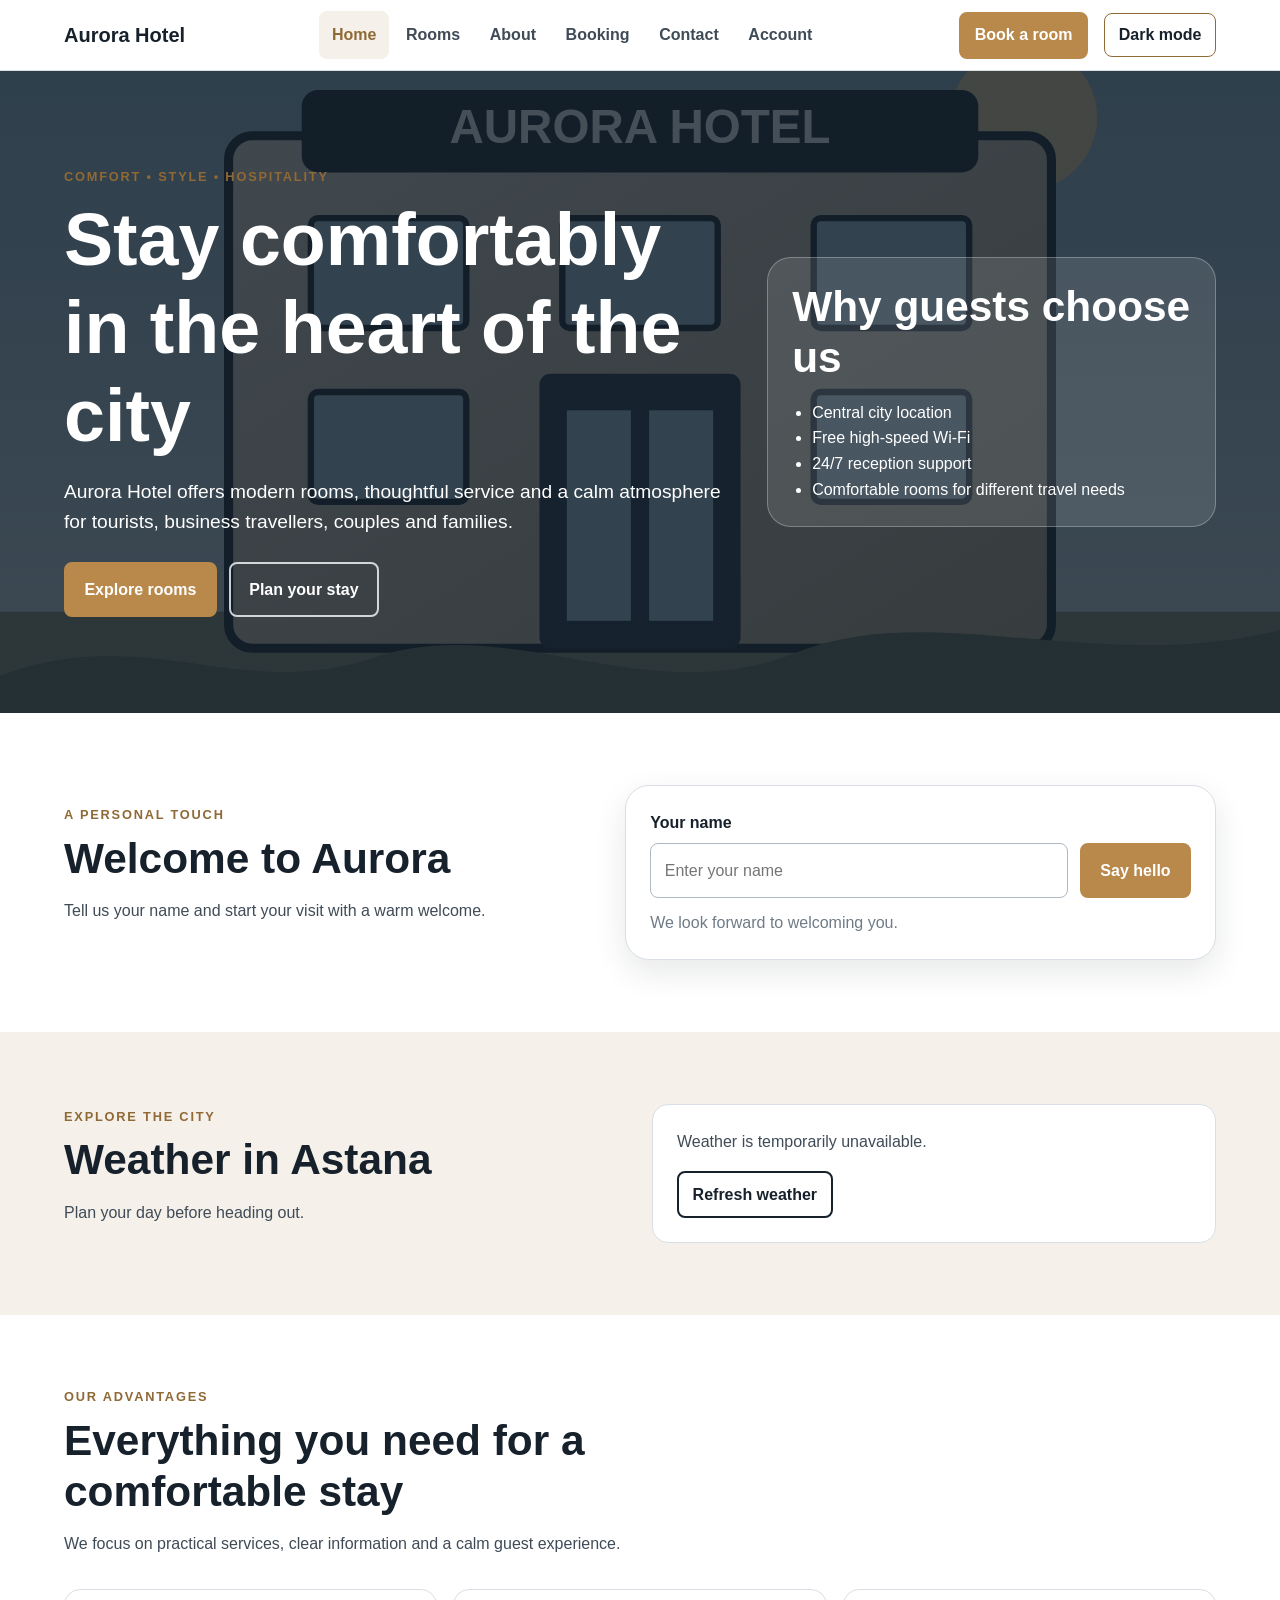
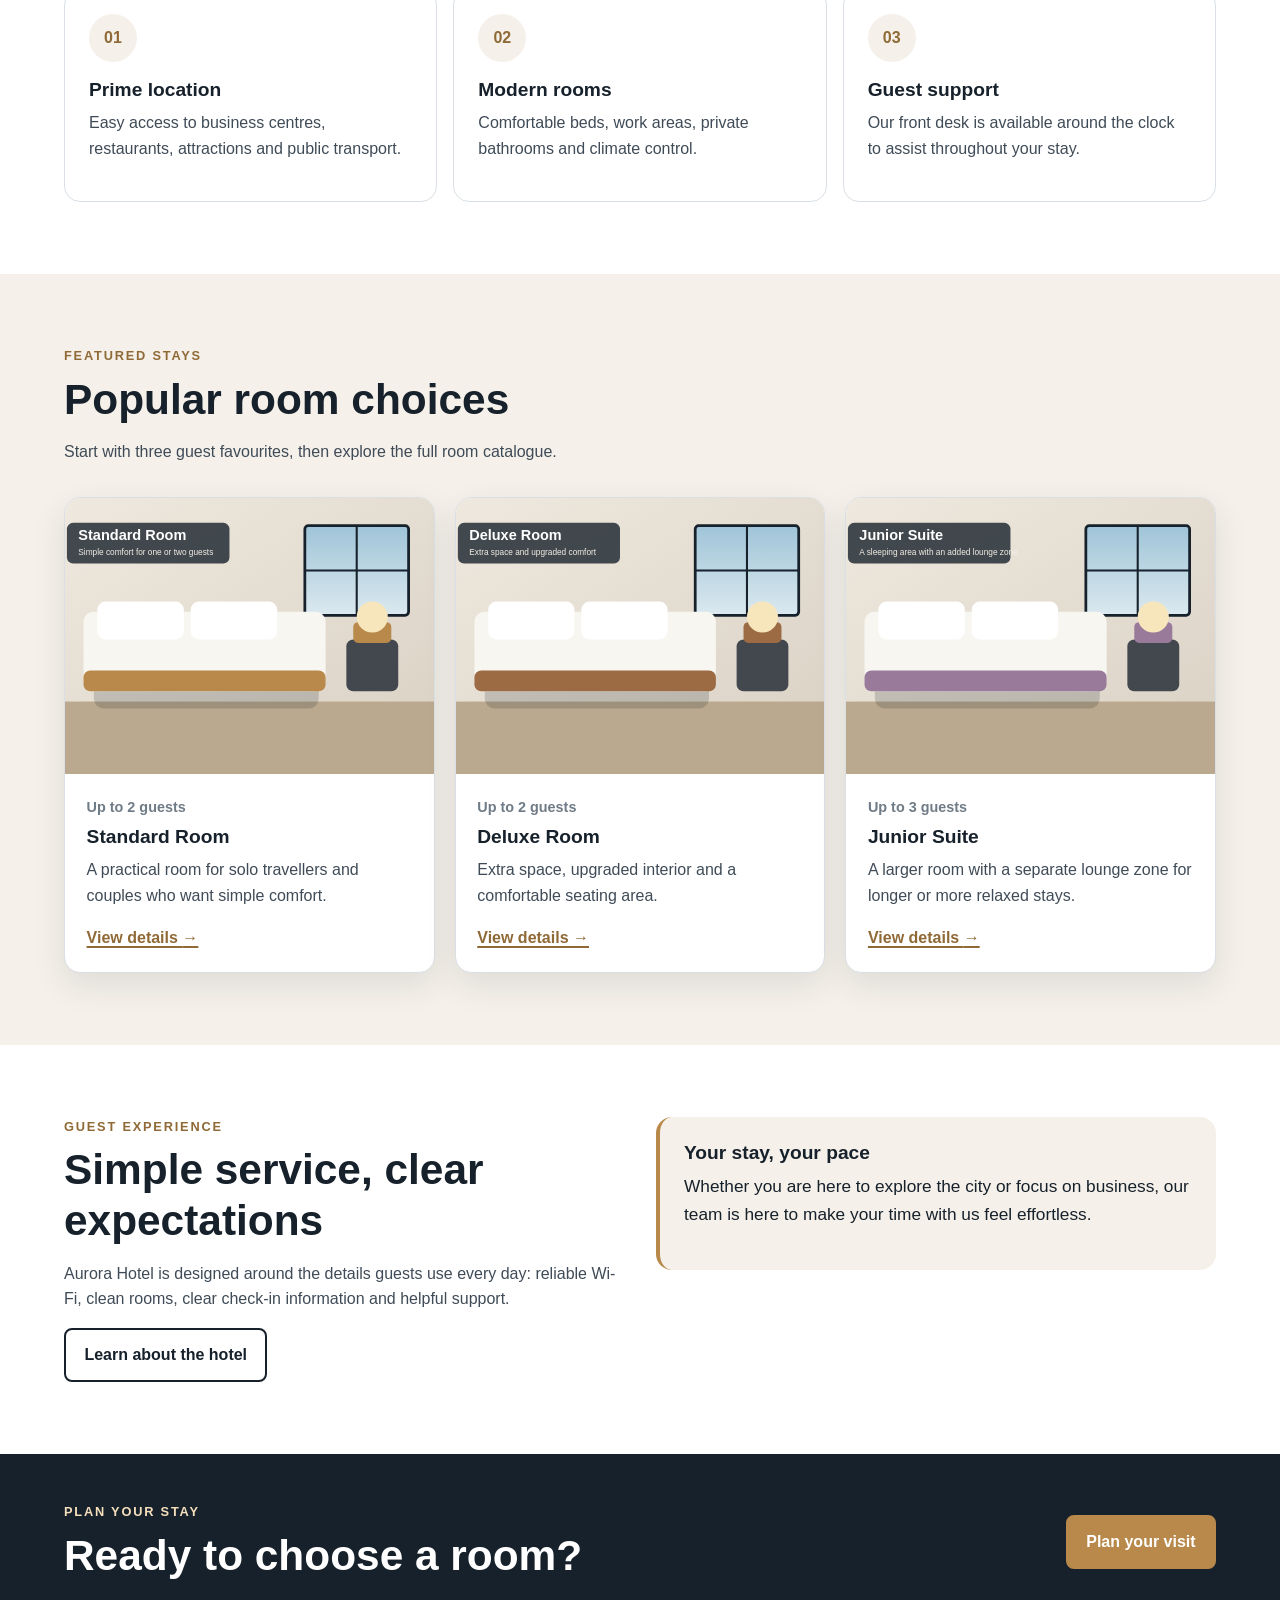
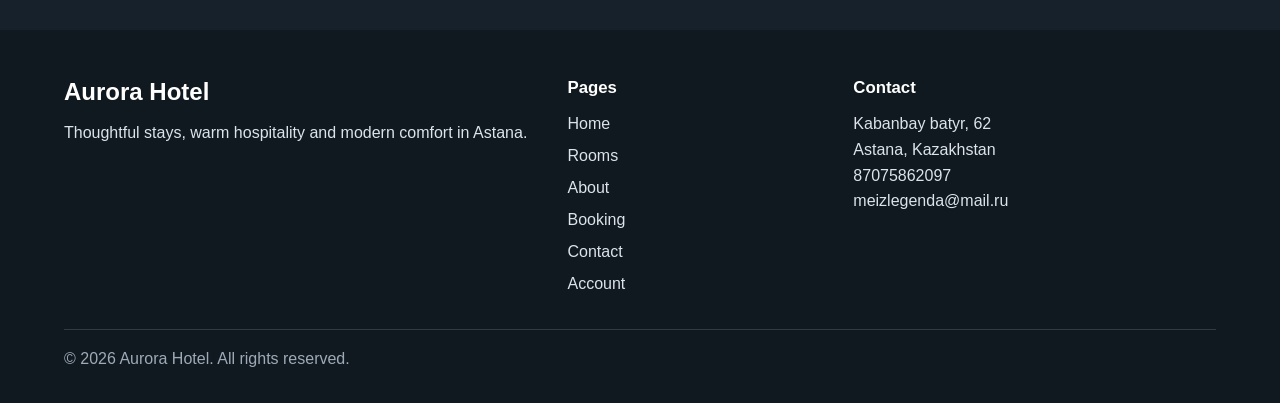
<file: index.html>
<!DOCTYPE html>

<html lang="en">
<head>
<meta charset="utf-8"/>
<meta content="width=device-width, initial-scale=1.0" name="viewport"/>
<meta content="Discover thoughtful hospitality, comfortable rooms and welcoming spaces at Aurora Hotel in Astana." name="description"/>
<title>Aurora Hotel | Home</title>
<link href="css/style.css" rel="stylesheet"/>
<link href="css/responsive.css" rel="stylesheet"/>
<link href="css/interactions.css" rel="stylesheet"/>
<script defer="" src="vendor/jquery/jquery.min.js"></script>
<script defer="" src="js/script.js"></script>
<script defer="" src="js/account.js"></script><script defer="" src="js/weather.js"></script></head>
<body>
<a class="skip-link" href="#main-content">Skip to main content</a>
<header class="site-header">
<div class="container nav-wrapper">
<a aria-label="Aurora Hotel home" class="logo" href="index.html">Aurora Hotel</a>
<button aria-controls="primaryNav" aria-expanded="false" class="menu-toggle" id="menuToggle" type="button">Menu</button>
<nav aria-label="Main navigation" class="main-nav" id="primaryNav">
<ul class="nav-list">
<li><a aria-current="page" class="nav-link" href="index.html">Home</a></li><li><a class="nav-link" href="rooms.html">Rooms</a></li><li><a class="nav-link" href="about.html">About</a></li><li><a class="nav-link" href="booking.html">Booking</a></li>
<li><a class="nav-link" href="contact.html">Contact</a></li><li><a class="nav-link account-link" href="login.html">Account</a></li></ul>
</nav>
<a class="button button-small header-cta" href="booking.html">Book a room</a>
<button aria-pressed="false" class="theme-switch" id="themeBtn" type="button">Dark mode</button>
</div>
</header>
<main id="main-content">
<section class="hero">
<div class="container hero-layout">
<div class="hero-copy">
<p class="eyebrow">Comfort • Style • Hospitality</p>
<h1>Stay comfortably in the heart of the city</h1>
<p class="lead">
                    Aurora Hotel offers modern rooms, thoughtful service and a calm atmosphere
                    for tourists, business travellers, couples and families.
                </p>
<div class="action-row">
<a class="button" href="rooms.html">Explore rooms</a>
<a class="button button-ghost" href="booking.html">Plan your stay</a>
</div>
</div>
<aside aria-labelledby="hero-highlights" class="hero-panel">
<h2 id="hero-highlights">Why guests choose us</h2>
<ul class="check-list">
<li>Central city location</li>
<li>Free high-speed Wi-Fi</li>
<li>24/7 reception support</li>
<li>Comfortable rooms for different travel needs</li>
</ul>
</aside>
</div>
</section>
<section aria-labelledby="welcome-heading" class="section welcome-section">
<div class="container welcome-layout">
<div>
<p class="eyebrow">A personal touch</p>
<h2 id="welcome-heading">Welcome to Aurora</h2>
<p>Tell us your name and start your visit with a warm welcome.</p>
</div>
<div class="interaction-panel">
<label class="interaction-label" for="guestName">Your name</label>
<div class="interaction-inline">
<input autocomplete="given-name" id="guestName" placeholder="Enter your name" type="text"/>
<button class="button" id="welcomeBtn" type="button">Say hello</button>
</div>
<p aria-live="polite" class="interaction-message" id="welcomeMessage" role="status">We look forward to welcoming you.</p>
</div>
</div>
</section><section aria-labelledby="weather-title" class="section section-alt weather-section"><div class="container weather-layout"><div><p class="eyebrow">Explore the city</p><h2 id="weather-title">Weather in Astana</h2><p>Plan your day before heading out.</p></div><div class="weather-card"><p id="weatherStatus" role="status">Loading local weather…</p><div hidden="" id="weatherData"><div class="weather-temp" id="weatherTemp"></div><p id="weatherCondition"></p><p id="weatherWind"></p><p class="weather-source">Weather data: <a href="https://open-meteo.com/" rel="noopener" target="_blank">Open-Meteo</a></p></div><button class="button button-outline button-small" id="weatherRefresh" type="button">Refresh weather</button></div></div></section>
<section aria-labelledby="home-benefits" class="section">
<div class="container">
<div class="section-heading">
<p class="eyebrow">Our advantages</p>
<h2 id="home-benefits">Everything you need for a comfortable stay</h2>
<p>We focus on practical services, clear information and a calm guest experience.</p>
</div>
<div class="feature-flex">
<article class="feature-card">
<span aria-hidden="true" class="feature-number">01</span>
<h3>Prime location</h3>
<p>Easy access to business centres, restaurants, attractions and public transport.</p>
</article>
<article class="feature-card">
<span aria-hidden="true" class="feature-number">02</span>
<h3>Modern rooms</h3>
<p>Comfortable beds, work areas, private bathrooms and climate control.</p>
</article>
<article class="feature-card">
<span aria-hidden="true" class="feature-number">03</span>
<h3>Guest support</h3>
<p>Our front desk is available around the clock to assist throughout your stay.</p>
</article>
</div>
</div>
</section>
<section aria-labelledby="featured-rooms" class="section section-alt">
<div class="container">
<div class="section-heading">
<p class="eyebrow">Featured stays</p>
<h2 id="featured-rooms">Popular room choices</h2>
<p>Start with three guest favourites, then explore the full room catalogue.</p>
</div>
<div class="card-grid card-grid-three">
<article class="room-card">
<img alt="Illustration of a standard hotel room with a double bed" class="card-image" height="800" src="images/standard-room.svg" width="1200"/>
<div class="card-body">
<p class="card-kicker">Up to 2 guests</p>
<h3>Standard Room</h3>
<p>A practical room for solo travellers and couples who want simple comfort.</p>
<a class="text-link" href="rooms.html#standard-room">View details <span aria-hidden="true">→</span></a>
</div>
</article>
<article class="room-card">
<img alt="Illustration of a spacious deluxe hotel room" class="card-image" height="800" src="images/deluxe-room.svg" width="1200"/>
<div class="card-body">
<p class="card-kicker">Up to 2 guests</p>
<h3>Deluxe Room</h3>
<p>Extra space, upgraded interior and a comfortable seating area.</p>
<a class="text-link" href="rooms.html#deluxe-room">View details <span aria-hidden="true">→</span></a>
</div>
</article>
<article class="room-card">
<img alt="Illustration of a junior hotel suite with lounge area" class="card-image" height="800" src="images/junior-suite.svg" width="1200"/>
<div class="card-body">
<p class="card-kicker">Up to 3 guests</p>
<h3>Junior Suite</h3>
<p>A larger room with a separate lounge zone for longer or more relaxed stays.</p>
<a class="text-link" href="rooms.html#junior-suite">View details <span aria-hidden="true">→</span></a>
</div>
</article>
</div>
</div>
</section>
<section aria-labelledby="guest-experience" class="section">
<div class="container split-layout">
<div>
<p class="eyebrow">Guest experience</p>
<h2 id="guest-experience">Simple service, clear expectations</h2>
<p>
                    Aurora Hotel is designed around the details guests use every day:
                    reliable Wi-Fi, clean rooms, clear check-in information and helpful support.
                </p>
<a class="button button-outline" href="about.html">Learn about the hotel</a>
</div>
<aside aria-label="Our promise to you" class="testimonial">
<h3>Your stay, your pace</h3>
<p>Whether you are here to explore the city or focus on business, our team is here to make your time with us feel effortless.</p>
</aside>
</div>
</section>
<section aria-labelledby="home-cta" class="cta-section">
<div class="container cta-flex">
<div>
<p class="eyebrow eyebrow-light">Plan your stay</p>
<h2 id="home-cta">Ready to choose a room?</h2>
</div>
<a class="button" href="booking.html">Plan your visit</a>
</div>
</section>
</main>
<footer class="site-footer">
<div class="container footer-grid">
<section aria-labelledby="footer-brand" class="footer-about">
<h2 class="footer-logo" id="footer-brand">Aurora Hotel</h2>
<p>Thoughtful stays, warm hospitality and modern comfort in Astana.</p>
</section>
<nav aria-label="Footer navigation" class="footer-nav">
<h2 class="footer-heading">Pages</h2>
<ul class="footer-links">
<li><a href="index.html">Home</a></li>
<li><a href="rooms.html">Rooms</a></li>
<li><a href="about.html">About</a></li>
<li><a href="booking.html">Booking</a></li>
<li><a href="contact.html">Contact</a></li><li><a class="account-link" href="login.html">Account</a></li></ul>
</nav>
<section aria-labelledby="footer-contact">
<h2 class="footer-heading" id="footer-contact">Contact</h2>
<address>Kabanbay batyr, 62<br/>Astana, Kazakhstan<br/><a href="tel:+77075862097">87075862097</a><br/><a href="mailto:meizlegenda@mail.ru">meizlegenda@mail.ru</a></address>
</section>
</div>
<div class="container footer-bottom">
<p>© 2026 Aurora Hotel. All rights reserved.</p>
</div>
</footer>
</body>
</html>
</file>
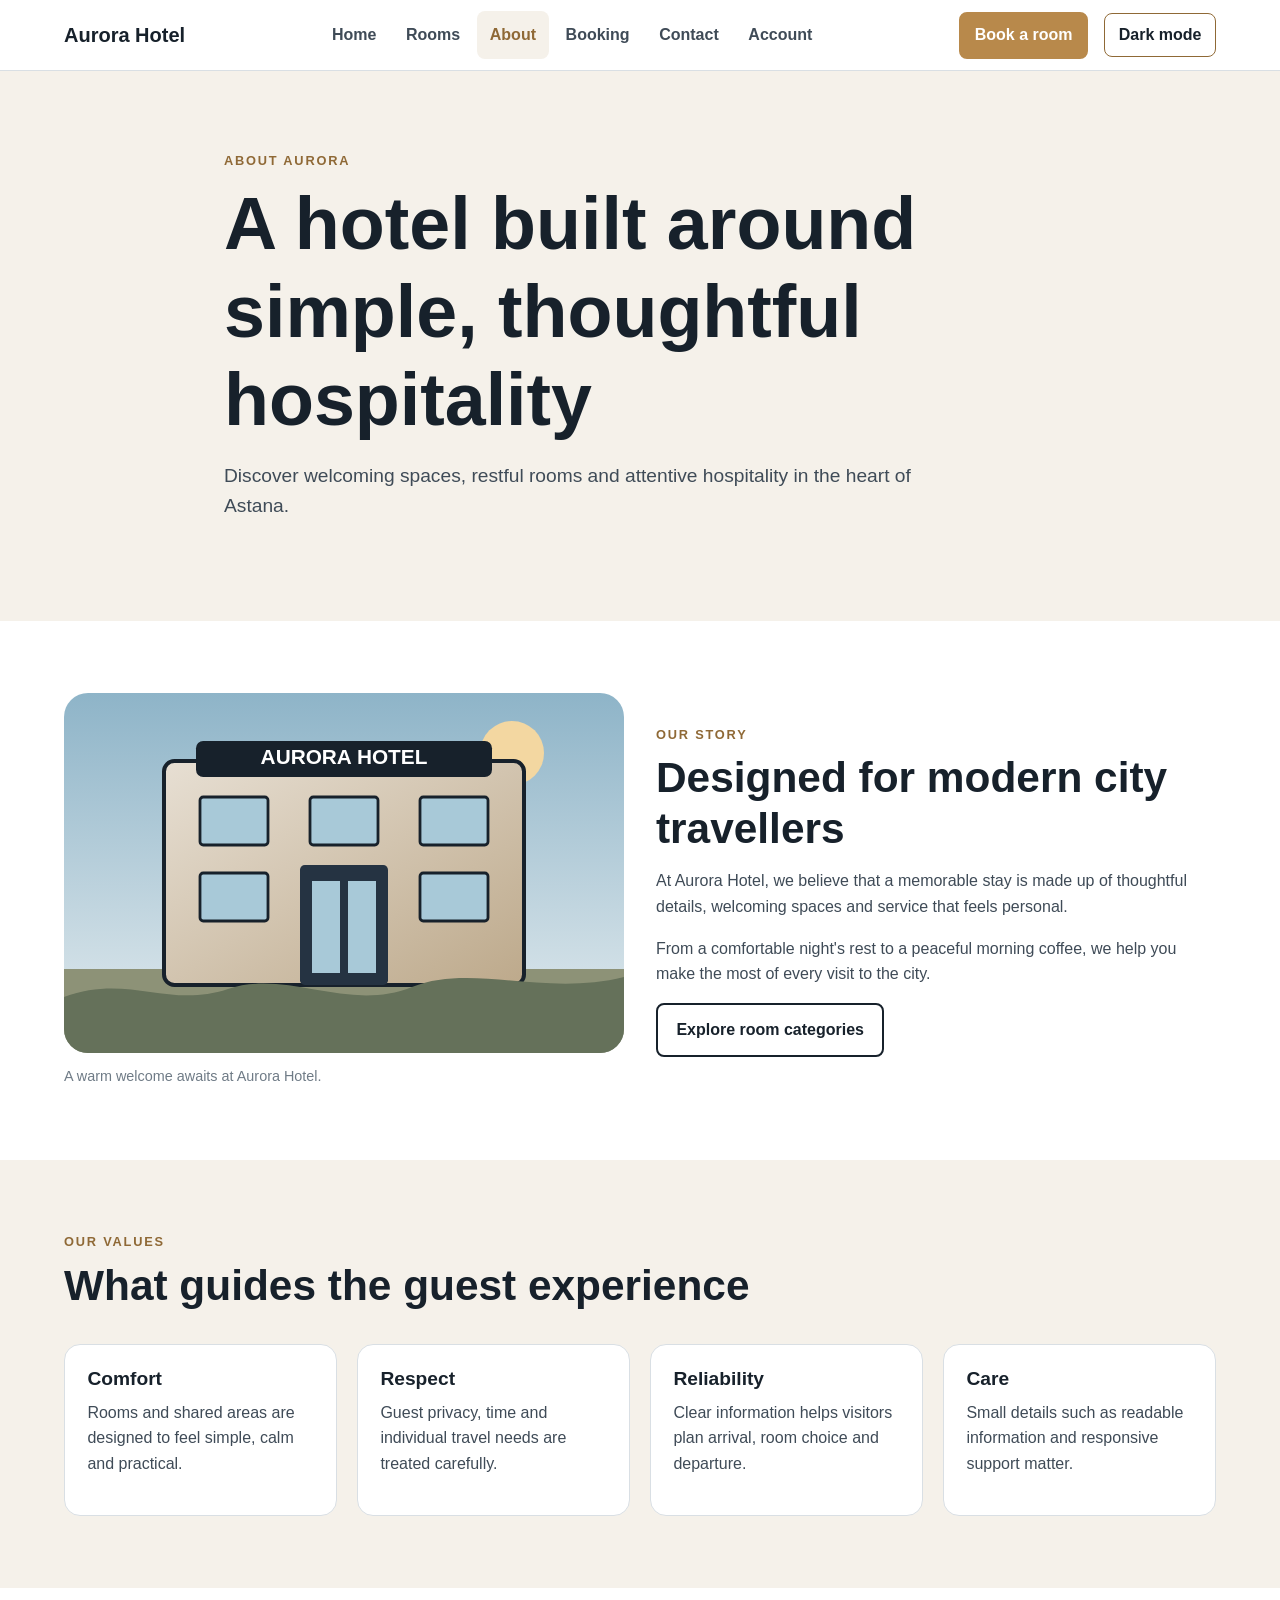
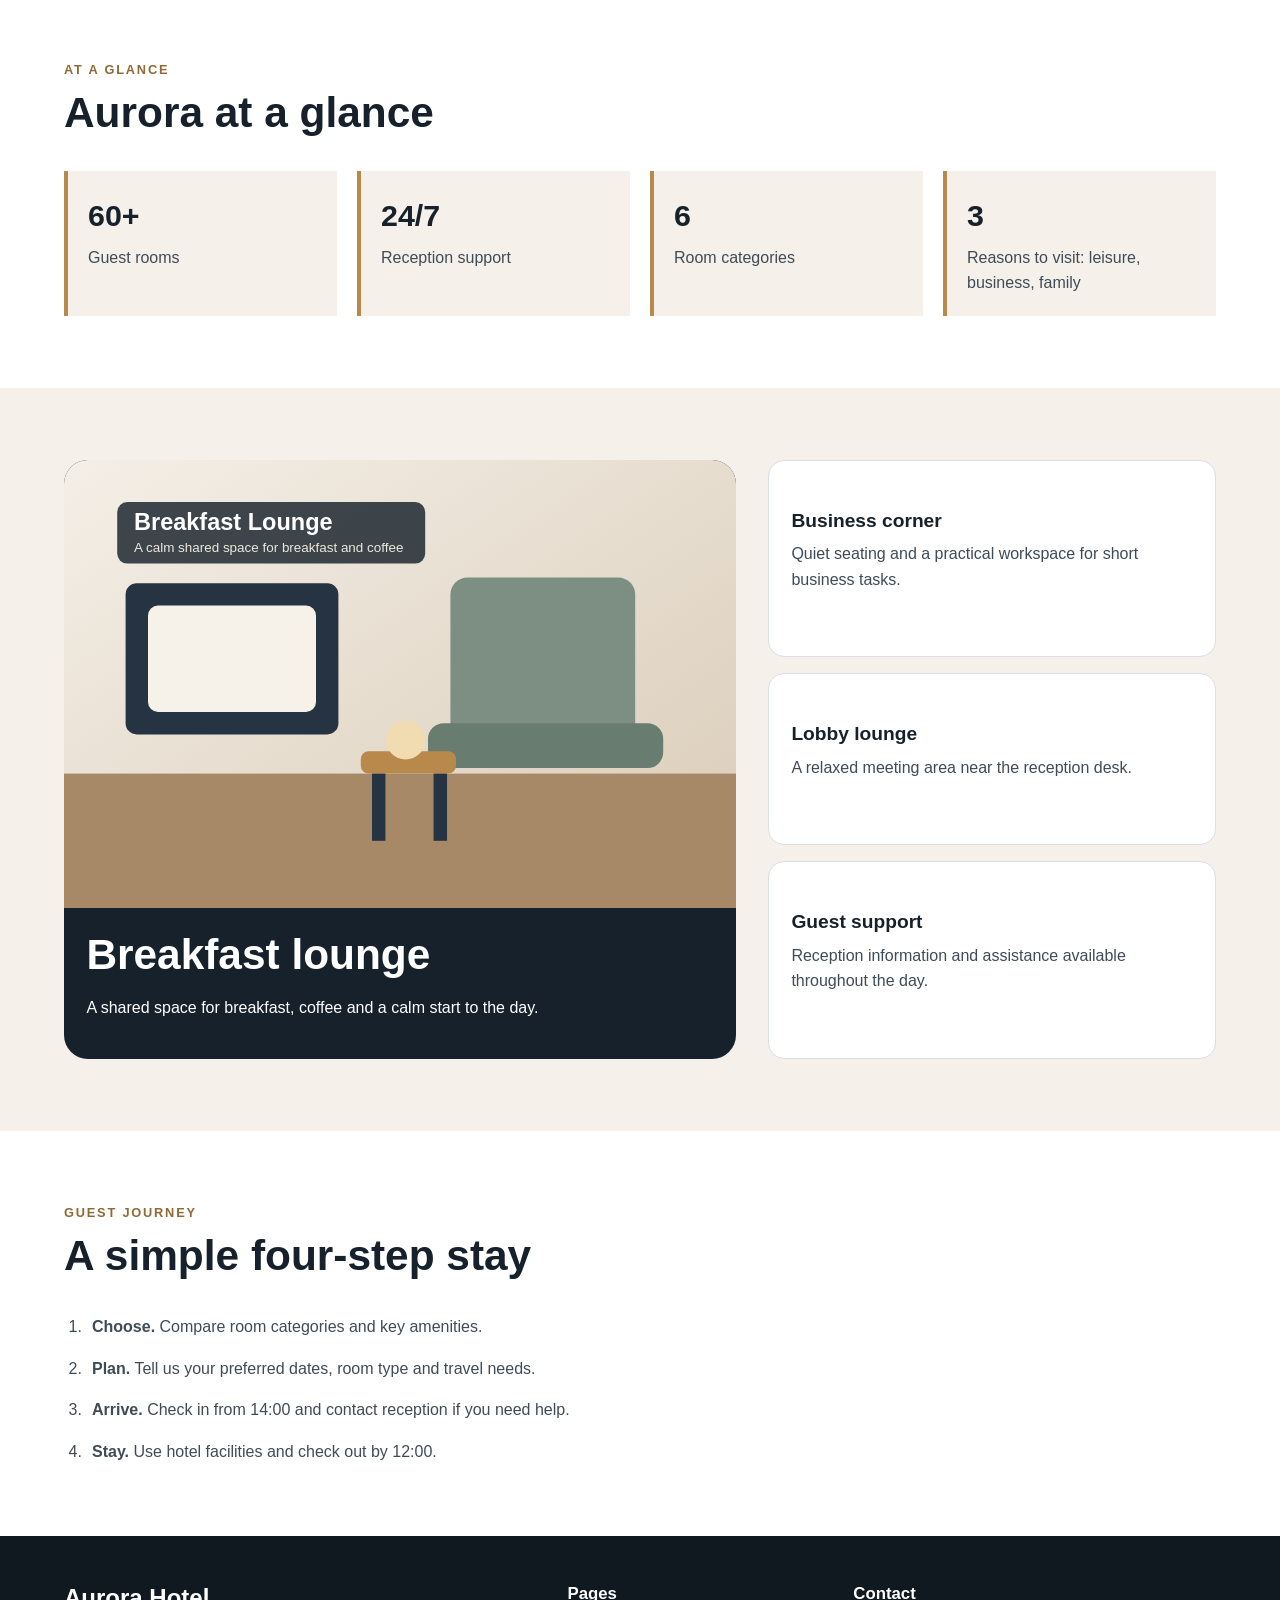
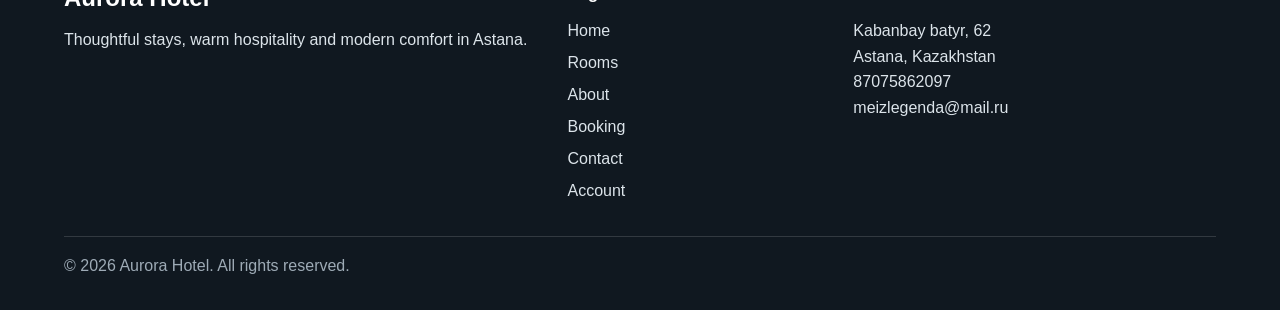
<file: about.html>
<!DOCTYPE html>

<html lang="en">
<head>
<meta charset="utf-8"/>
<meta content="width=device-width, initial-scale=1.0" name="viewport"/>
<meta content="Learn about Aurora Hotel, its values, facilities and service approach." name="description"/>
<title>Aurora Hotel | About Us</title>
<link href="css/style.css" rel="stylesheet"/>
<link href="css/responsive.css" rel="stylesheet"/>
<link href="css/interactions.css" rel="stylesheet"/>
<script defer="" src="vendor/jquery/jquery.min.js"></script>
<script defer="" src="js/script.js"></script>
<script defer="" src="js/account.js"></script></head>
<body>
<a class="skip-link" href="#main-content">Skip to main content</a>
<header class="site-header">
<div class="container nav-wrapper">
<a aria-label="Aurora Hotel home" class="logo" href="index.html">Aurora Hotel</a>
<button aria-controls="primaryNav" aria-expanded="false" class="menu-toggle" id="menuToggle" type="button">Menu</button>
<nav aria-label="Main navigation" class="main-nav" id="primaryNav">
<ul class="nav-list">
<li><a class="nav-link" href="index.html">Home</a></li><li><a class="nav-link" href="rooms.html">Rooms</a></li><li><a aria-current="page" class="nav-link" href="about.html">About</a></li><li><a class="nav-link" href="booking.html">Booking</a></li>
<li><a class="nav-link" href="contact.html">Contact</a></li><li><a class="nav-link account-link" href="login.html">Account</a></li></ul>
</nav>
<a class="button button-small header-cta" href="booking.html">Book a room</a>
<button aria-pressed="false" class="theme-switch" id="themeBtn" type="button">Dark mode</button>
</div>
</header>
<main id="main-content">
<section class="page-hero">
<div class="container page-hero-inner">
<p class="eyebrow">About Aurora</p>
<h1>A hotel built around simple, thoughtful hospitality</h1>
<p class="lead">
                Discover welcoming spaces, restful rooms and attentive hospitality in the heart of Astana.
            </p>
</div>
</section>
<section aria-labelledby="our-story" class="section">
<div class="container story-layout">
<figure class="story-figure">
<img alt="Illustration of the Aurora Hotel exterior" height="900" src="images/hotel-exterior.svg" width="1400"/>
<figcaption>A warm welcome awaits at Aurora Hotel.</figcaption>
</figure>
<article>
<p class="eyebrow">Our story</p>
<h2 id="our-story">Designed for modern city travellers</h2>
<p>
                    At Aurora Hotel, we believe that a memorable stay is made up of thoughtful details,
                    welcoming spaces and service that feels personal.
                </p>
<p>
                    From a comfortable night's rest to a peaceful morning coffee, we help you make the most
                    of every visit to the city.
                </p>
<a class="button button-outline" href="rooms.html">Explore room categories</a>
</article>
</div>
</section>
<section aria-labelledby="hotel-values" class="section section-alt">
<div class="container">
<div class="section-heading">
<p class="eyebrow">Our values</p>
<h2 id="hotel-values">What guides the guest experience</h2>
</div>
<div class="values-grid">
<article class="value-card">
<h3>Comfort</h3>
<p>Rooms and shared areas are designed to feel simple, calm and practical.</p>
</article>
<article class="value-card">
<h3>Respect</h3>
<p>Guest privacy, time and individual travel needs are treated carefully.</p>
</article>
<article class="value-card">
<h3>Reliability</h3>
<p>Clear information helps visitors plan arrival, room choice and departure.</p>
</article>
<article class="value-card">
<h3>Care</h3>
<p>Small details such as readable information and responsive support matter.</p>
</article>
</div>
</div>
</section>
<section aria-labelledby="hotel-stats" class="section">
<div class="container">
<div class="section-heading">
<p class="eyebrow">At a glance</p>
<h2 id="hotel-stats">Aurora at a glance</h2>
</div>
<div class="stats-grid">
<div class="stat"><strong>60+</strong><span>Guest rooms</span></div>
<div class="stat"><strong>24/7</strong><span>Reception support</span></div>
<div class="stat"><strong>6</strong><span>Room categories</span></div>
<div class="stat"><strong>3</strong><span>Reasons to visit: leisure, business, family</span></div>
</div>
</div>
</section>
<section aria-labelledby="facilities" class="section section-alt">
<div class="container facilities-layout">
<figure class="facility-feature">
<img alt="Illustration of a hotel breakfast lounge" height="800" src="images/lounge.svg" width="1200"/>
<figcaption>
<h2 id="facilities">Breakfast lounge</h2>
<p>A shared space for breakfast, coffee and a calm start to the day.</p>
</figcaption>
</figure>
<div class="facility-stack">
<article class="facility-card">
<h3>Business corner</h3>
<p>Quiet seating and a practical workspace for short business tasks.</p>
</article>
<article class="facility-card">
<h3>Lobby lounge</h3>
<p>A relaxed meeting area near the reception desk.</p>
</article>
<article class="facility-card">
<h3>Guest support</h3>
<p>Reception information and assistance available throughout the day.</p>
</article>
</div>
</div>
</section>
<section aria-labelledby="service-process" class="section">
<div class="container">
<div class="section-heading">
<p class="eyebrow">Guest journey</p>
<h2 id="service-process">A simple four-step stay</h2>
</div>
<ol class="timeline-list">
<li><strong>Choose.</strong> Compare room categories and key amenities.</li>
<li><strong>Plan.</strong> Tell us your preferred dates, room type and travel needs.</li>
<li><strong>Arrive.</strong> Check in from 14:00 and contact reception if you need help.</li>
<li><strong>Stay.</strong> Use hotel facilities and check out by 12:00.</li>
</ol>
</div>
</section>
</main>
<footer class="site-footer">
<div class="container footer-grid">
<section aria-labelledby="footer-brand" class="footer-about">
<h2 class="footer-logo" id="footer-brand">Aurora Hotel</h2>
<p>Thoughtful stays, warm hospitality and modern comfort in Astana.</p>
</section>
<nav aria-label="Footer navigation" class="footer-nav">
<h2 class="footer-heading">Pages</h2>
<ul class="footer-links">
<li><a href="index.html">Home</a></li>
<li><a href="rooms.html">Rooms</a></li>
<li><a href="about.html">About</a></li>
<li><a href="booking.html">Booking</a></li>
<li><a href="contact.html">Contact</a></li><li><a class="account-link" href="login.html">Account</a></li></ul>
</nav>
<section aria-labelledby="footer-contact">
<h2 class="footer-heading" id="footer-contact">Contact</h2>
<address>Kabanbay batyr, 62<br/>Astana, Kazakhstan<br/><a href="tel:+77075862097">87075862097</a><br/><a href="mailto:meizlegenda@mail.ru">meizlegenda@mail.ru</a></address>
</section>
</div>
<div class="container footer-bottom">
<p>© 2026 Aurora Hotel. All rights reserved.</p>
</div>
</footer>
</body>
</html>
</file>
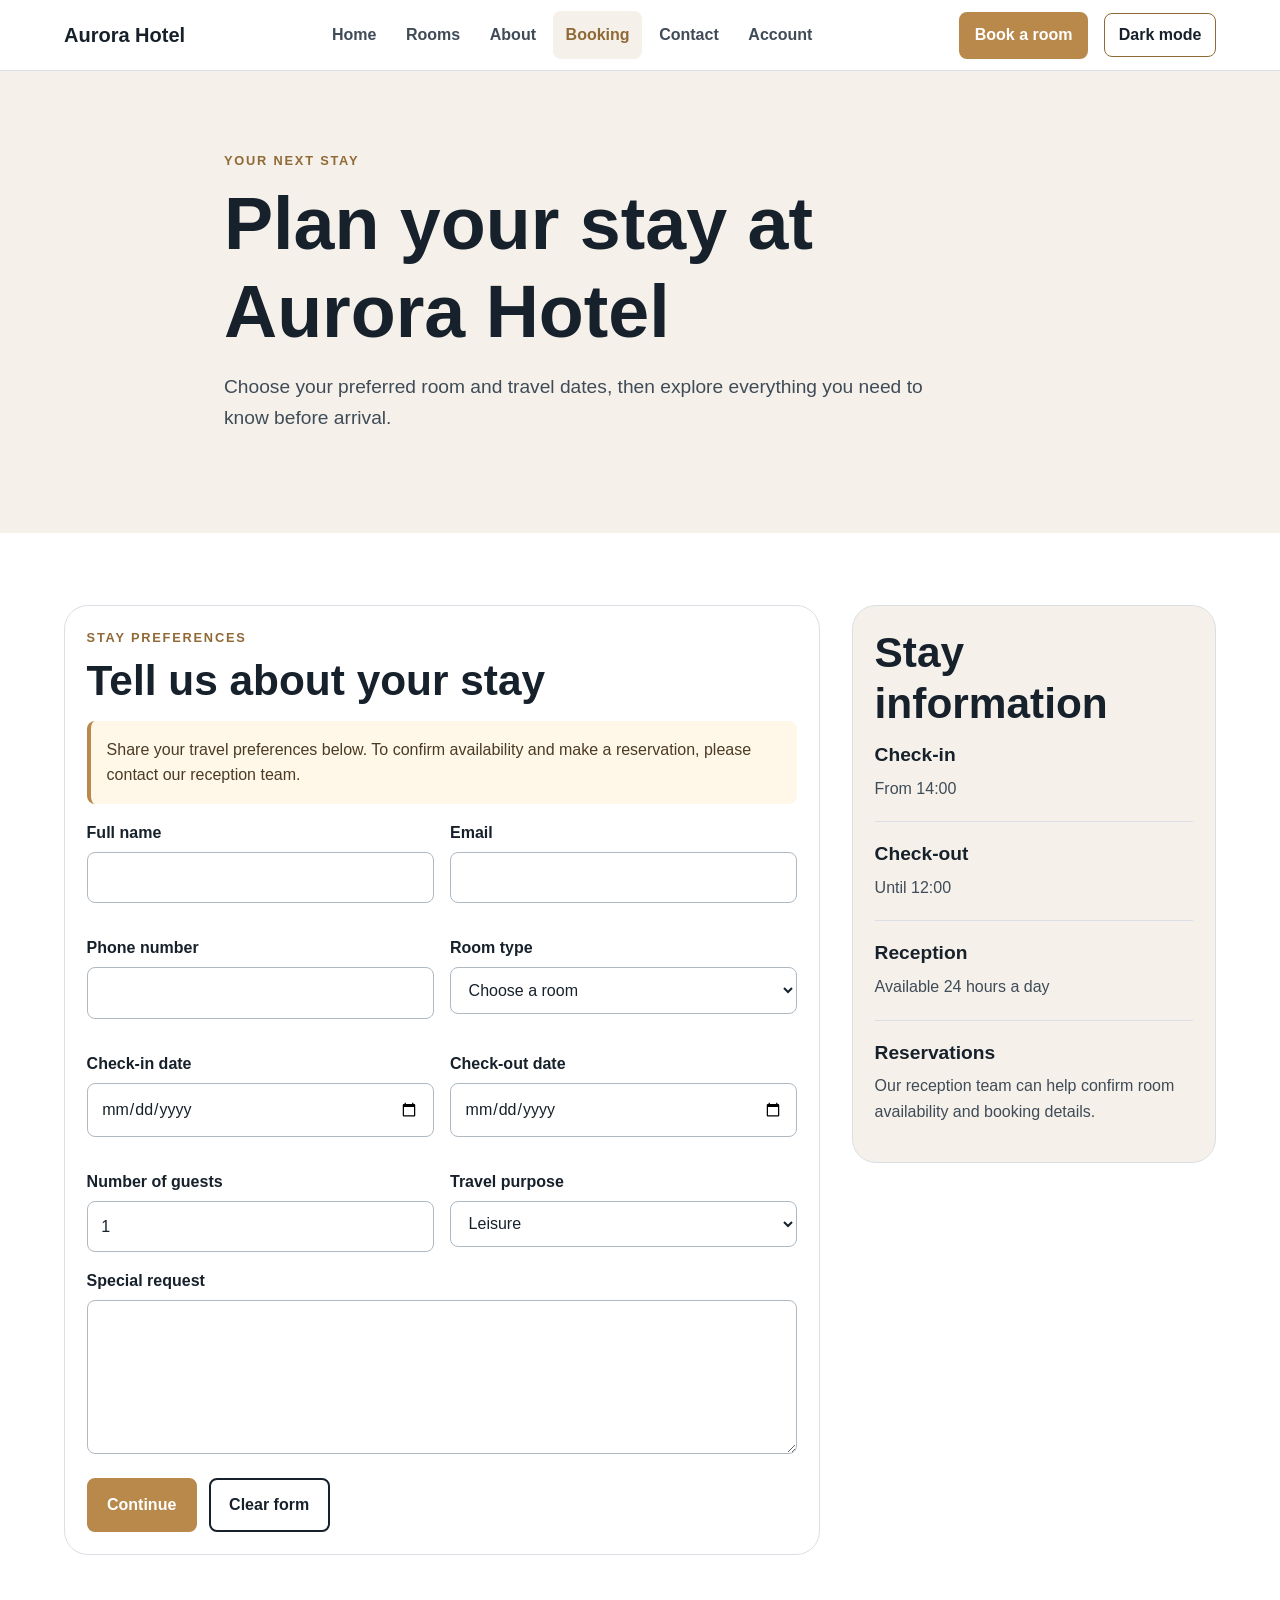
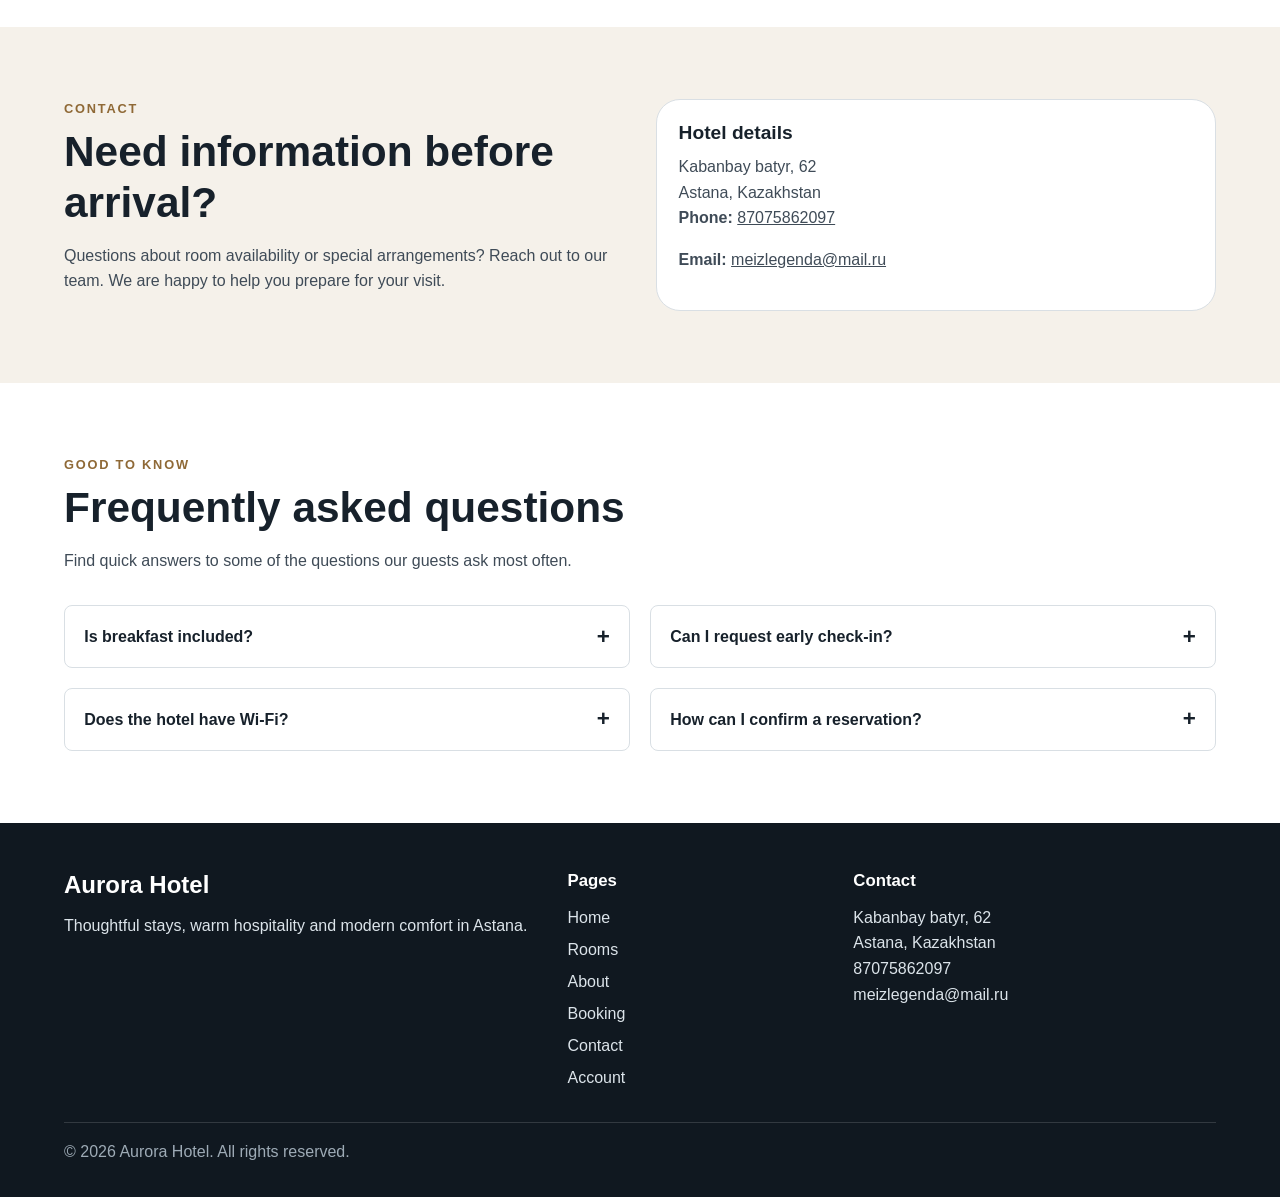
<file: booking.html>
<!DOCTYPE html>

<html lang="en">
<head>
<meta charset="utf-8"/>
<meta content="width=device-width, initial-scale=1.0" name="viewport"/>
<meta content="Plan your stay at Aurora Hotel and find useful information about check-in, room choices and guest services." name="description"/>
<title>Aurora Hotel | Plan Your Stay</title>
<link href="css/style.css" rel="stylesheet"/>
<link href="css/responsive.css" rel="stylesheet"/>
<link href="css/interactions.css" rel="stylesheet"/>
<script defer="" src="vendor/jquery/jquery.min.js"></script>
<script defer="" src="js/script.js"></script>
<script defer="" src="js/account.js"></script></head>
<body>
<a class="skip-link" href="#main-content">Skip to main content</a>
<header class="site-header">
<div class="container nav-wrapper">
<a aria-label="Aurora Hotel home" class="logo" href="index.html">Aurora Hotel</a>
<button aria-controls="primaryNav" aria-expanded="false" class="menu-toggle" id="menuToggle" type="button">Menu</button>
<nav aria-label="Main navigation" class="main-nav" id="primaryNav">
<ul class="nav-list">
<li><a class="nav-link" href="index.html">Home</a></li><li><a class="nav-link" href="rooms.html">Rooms</a></li><li><a class="nav-link" href="about.html">About</a></li><li><a aria-current="page" class="nav-link" href="booking.html">Booking</a></li>
<li><a class="nav-link" href="contact.html">Contact</a></li><li><a class="nav-link account-link" href="login.html">Account</a></li></ul>
</nav>
<a class="button button-small header-cta" href="booking.html">Book a room</a>
<button aria-pressed="false" class="theme-switch" id="themeBtn" type="button">Dark mode</button>
</div>
</header>
<main id="main-content">
<section class="page-hero">
<div class="container page-hero-inner">
<p class="eyebrow">Your next stay</p>
<h1>Plan your stay at Aurora Hotel</h1>
<p class="lead">
                Choose your preferred room and travel dates, then explore everything you need to know before arrival.
            </p>
</div>
</section>
<section aria-labelledby="booking-form-title" class="section">
<div class="container booking-layout">
<section class="form-panel">
<p class="eyebrow">Stay preferences</p>
<h2 id="booking-form-title">Tell us about your stay</h2>
<p class="booking-guidance" id="booking-guidance">Share your travel preferences below. To confirm availability and make a reservation, please contact our reception team.</p>
<form aria-describedby="booking-guidance" class="booking-form" id="bookingForm" novalidate="">
<div class="form-grid">
<div class="form-group">
<label for="full-name">Full name</label>
<input autocomplete="name" id="full-name" required="" type="text"/>
</div>
<div class="form-group">
<label for="email">Email</label>
<input autocomplete="email" id="email" required="" type="email"/>
</div>
<div class="form-group">
<label for="phone">Phone number</label>
<input autocomplete="tel" id="phone" pattern="[+0-9 ()-]{10,20}" required="" type="tel"/>
</div>
<div class="form-group">
<label for="room-type">Room type</label>
<select id="room-type" required="">
<option value="">Choose a room</option>
<option>Standard Room</option>
<option>Twin Room</option>
<option>Deluxe Room</option>
<option>Family Room</option>
<option>Junior Suite</option>
<option>Presidential Suite</option>
</select>
</div>
<div class="form-group">
<label for="check-in">Check-in date</label>
<input id="check-in" required="" type="date"/>
</div>
<div class="form-group">
<label for="check-out">Check-out date</label>
<input id="check-out" required="" type="date"/>
</div>
<div class="form-group">
<label for="guests">Number of guests</label>
<input id="guests" max="4" min="1" required="" type="number" value="1"/>
</div>
<div class="form-group">
<label for="travel-purpose">Travel purpose</label>
<select id="travel-purpose">
<option>Leisure</option>
<option>Business</option>
<option>Family trip</option>
<option>Other</option>
</select>
</div>
</div>
<div class="form-group">
<label for="special-request">Special request</label>
<textarea id="special-request" rows="5"></textarea>
</div>
<div class="form-actions">
<button class="button" type="submit">Continue</button>
<button class="button button-outline" type="reset">Clear form</button>
</div>
<p class="booking-feedback" hidden="" id="bookingFeedback" role="alert"></p>
</form>
</section>
<aside aria-labelledby="stay-info" class="booking-info">
<h2 id="stay-info">Stay information</h2>
<div class="info-block">
<h3>Check-in</h3>
<p>From 14:00</p>
</div>
<div class="info-block">
<h3>Check-out</h3>
<p>Until 12:00</p>
</div>
<div class="info-block">
<h3>Reception</h3>
<p>Available 24 hours a day</p>
</div>
<div class="info-block">
<h3>Reservations</h3>
<p>Our reception team can help confirm room availability and booking details.</p>
</div>
</aside>
</div>
</section>
<section aria-labelledby="contact-us" class="section section-alt">
<div class="container contact-grid">
<article>
<p class="eyebrow">Contact</p>
<h2 id="contact-us">Need information before arrival?</h2>
<p>
                    Questions about room availability or special arrangements? Reach out to our team. We are happy to help you prepare for your visit.
                </p>
</article>
<article class="contact-card">
<h3>Hotel details</h3>
<address>
                    Kabanbay batyr, 62<br/>
                    Astana, Kazakhstan
                </address>
<p><strong>Phone:</strong> <a href="tel:+77075862097">87075862097</a></p>
<p><strong>Email:</strong> <a href="mailto:meizlegenda@mail.ru">meizlegenda@mail.ru</a></p>
</article>
</div>
</section>
<section aria-labelledby="faq-title" class="section" id="faq">
<div class="container">
<div class="section-heading">
<p class="eyebrow">Good to know</p>
<h2 id="faq-title">Frequently asked questions</h2>
<p>Find quick answers to some of the questions our guests ask most often.</p>
</div>
<div class="faq-grid">
<div class="faq-item">
<button aria-controls="faq-answer-1" aria-expanded="false" class="faq-question" type="button">Is breakfast included?<span aria-hidden="true" class="faq-chevron">+</span></button>
<p class="faq-answer" hidden="" id="faq-answer-1">Breakfast availability depends on the selected room package.</p>
</div>
<div class="faq-item">
<button aria-controls="faq-answer-2" aria-expanded="false" class="faq-question" type="button">Can I request early check-in?<span aria-hidden="true" class="faq-chevron">+</span></button>
<p class="faq-answer" hidden="" id="faq-answer-2">Early check-in can be requested, but it depends on room availability.</p>
</div>
<div class="faq-item">
<button aria-controls="faq-answer-3" aria-expanded="false" class="faq-question" type="button">Does the hotel have Wi-Fi?<span aria-hidden="true" class="faq-chevron">+</span></button>
<p class="faq-answer" hidden="" id="faq-answer-3">Yes, complimentary high-speed Wi-Fi is available in guest rooms and common areas.</p>
</div>
<div class="faq-item">
<button aria-controls="faq-answer-4" aria-expanded="false" class="faq-question" type="button">How can I confirm a reservation?<span aria-hidden="true" class="faq-chevron">+</span></button>
<p class="faq-answer" hidden="" id="faq-answer-4">Please contact our reception team directly to check availability and finalize your booking.</p>
</div>
</div>
</div>
</section>
</main>
<footer class="site-footer">
<div class="container footer-grid">
<section aria-labelledby="footer-brand" class="footer-about">
<h2 class="footer-logo" id="footer-brand">Aurora Hotel</h2>
<p>Thoughtful stays, warm hospitality and modern comfort in Astana.</p>
</section>
<nav aria-label="Footer navigation" class="footer-nav">
<h2 class="footer-heading">Pages</h2>
<ul class="footer-links">
<li><a href="index.html">Home</a></li>
<li><a href="rooms.html">Rooms</a></li>
<li><a href="about.html">About</a></li>
<li><a href="booking.html">Booking</a></li>
<li><a href="contact.html">Contact</a></li><li><a class="account-link" href="login.html">Account</a></li></ul>
</nav>
<section aria-labelledby="footer-contact">
<h2 class="footer-heading" id="footer-contact">Contact</h2>
<address>Kabanbay batyr, 62<br/>Astana, Kazakhstan<br/><a href="tel:+77075862097">87075862097</a><br/><a href="mailto:meizlegenda@mail.ru">meizlegenda@mail.ru</a></address>
</section>
</div>
<div class="container footer-bottom">
<p>© 2026 Aurora Hotel. All rights reserved.</p>
</div>
</footer>
</body>
</html>
</file>
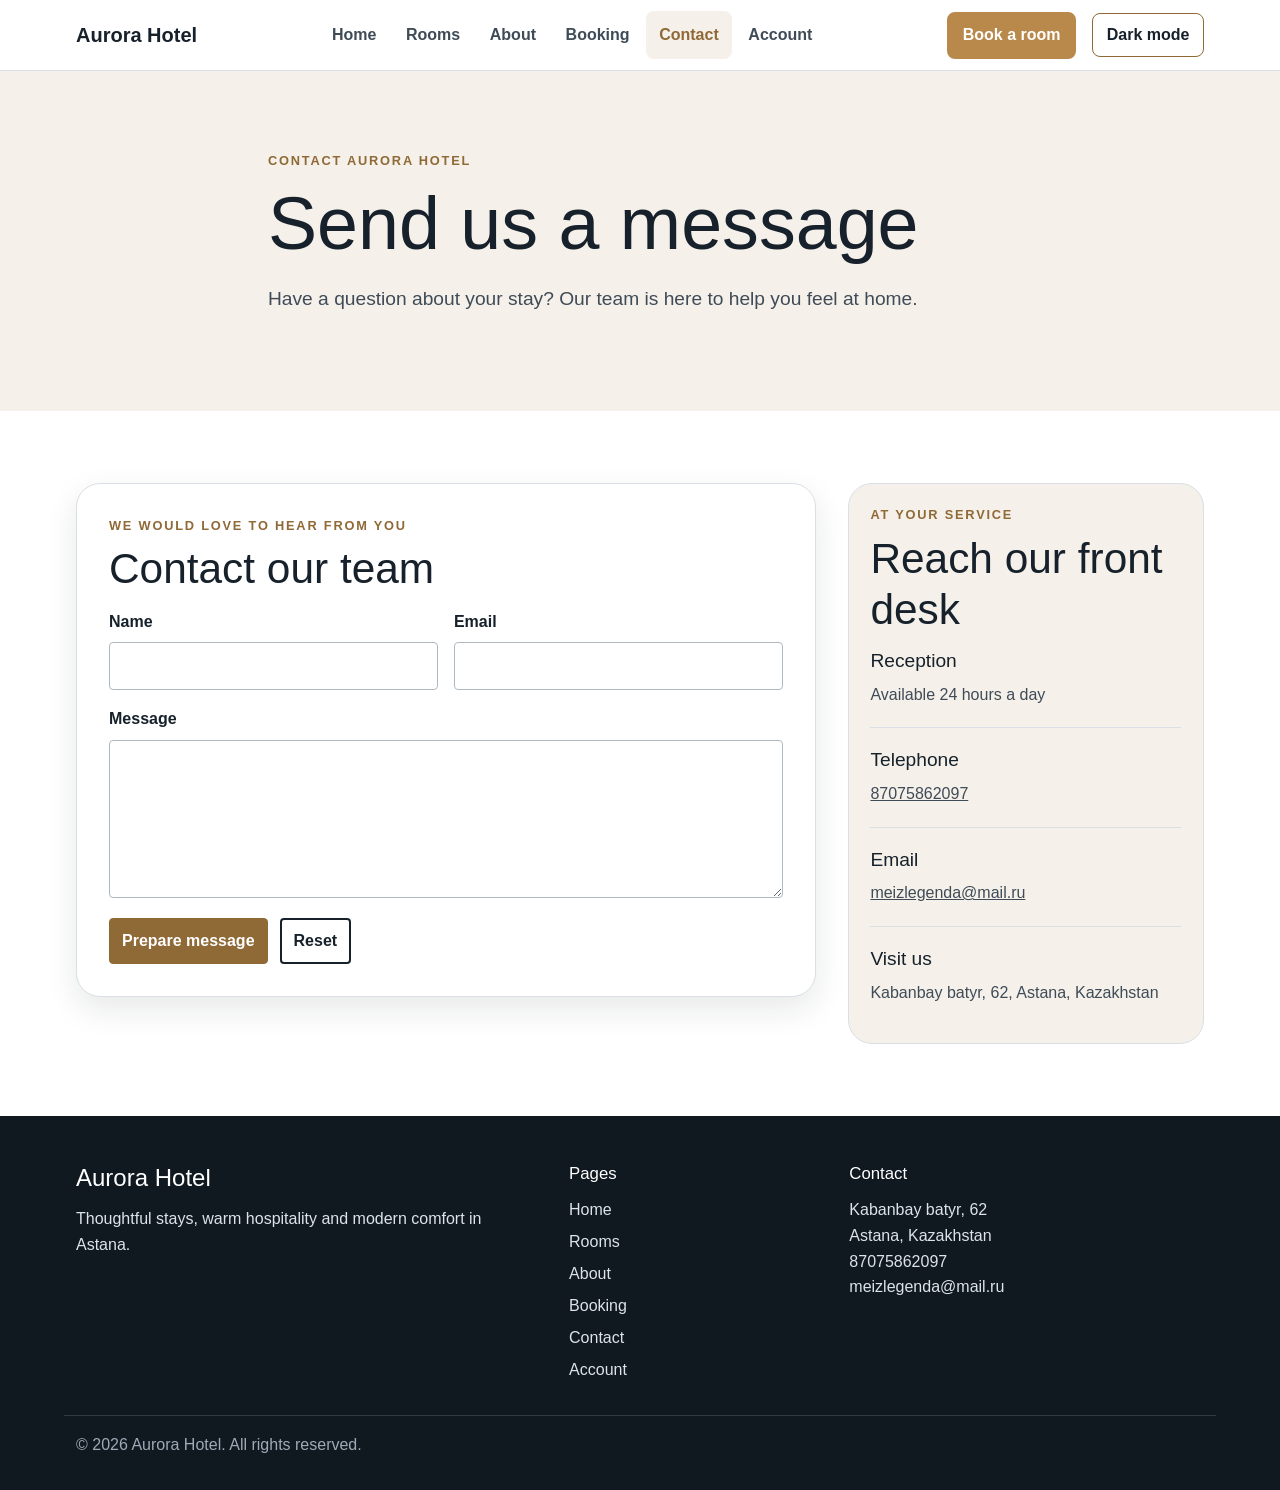
<file: contact.html>
<!DOCTYPE html>

<html lang="en">
<head>
<meta charset="utf-8"/>
<meta content="width=device-width, initial-scale=1.0" name="viewport"/>
<meta content="Get in touch with Aurora Hotel for questions about rooms, arrivals, amenities and more." name="description"/>
<title>Aurora Hotel | Contact Us</title>
<link href="vendor/bootstrap/bootstrap.min.css" rel="stylesheet"/>
<link href="css/style.css" rel="stylesheet"/>
<link href="css/responsive.css" rel="stylesheet"/>
<link href="css/forms.css" rel="stylesheet"/>
<link href="css/interactions.css" rel="stylesheet"/>
<script defer="" src="vendor/jquery/jquery.min.js"></script>
<script defer="" src="js/script.js"></script>
<script defer="" src="js/account.js"></script></head>
<body>
<a class="skip-link" href="#main-content">Skip to main content</a>
<header class="site-header">
<div class="container nav-wrapper">
<a aria-label="Aurora Hotel home" class="logo" href="index.html">Aurora Hotel</a>
<button aria-controls="primaryNav" aria-expanded="false" class="menu-toggle" id="menuToggle" type="button">Menu</button>
<nav aria-label="Main navigation" class="main-nav" id="primaryNav">
<ul class="nav-list">
<li><a class="nav-link" href="index.html">Home</a></li>
<li><a class="nav-link" href="rooms.html">Rooms</a></li>
<li><a class="nav-link" href="about.html">About</a></li>
<li><a class="nav-link" href="booking.html">Booking</a></li>
<li><a aria-current="page" class="nav-link" href="contact.html">Contact</a></li>
<li><a class="nav-link account-link" href="login.html">Account</a></li>
</ul>
</nav>
<a class="button button-small header-cta" href="booking.html">Book a room</a>
<button aria-pressed="false" class="theme-switch" id="themeBtn" type="button">Dark mode</button>
</div>
</header>
<main id="main-content">
<section class="page-hero">
<div class="container page-hero-inner form-page-intro">
<p class="eyebrow">Contact Aurora Hotel</p>
<h1>Send us a message</h1>
<p class="lead">Have a question about your stay? Our team is here to help you feel at home.</p>
</div>
</section>
<section aria-labelledby="contact-form-title" class="section">
<div class="container booking-layout">
<section aria-labelledby="contact-form-title" class="form-shell">
<p class="eyebrow">We would love to hear from you</p>
<h2 id="contact-form-title">Contact our team</h2>

<form class="needs-validation" data-success-target="contactSuccess" id="contactForm" novalidate="">
<div class="row g-3">
<div class="col-md-6">
<label class="form-label" for="contact-name">Name</label>
<input autocomplete="name" class="form-control" id="contact-name" minlength="2" name="name" required="" type="text"/>


<div class="invalid-feedback">Please enter at least 2 characters.</div>
</div>
<div class="col-md-6">
<label class="form-label" for="contact-email">Email</label>
<input autocomplete="email" class="form-control" id="contact-email" name="email" required="" type="email"/>


<div class="invalid-feedback">Please enter a valid email address.</div>
</div>
<div class="col-12">
<label class="form-label" for="contact-message">Message</label>
<textarea class="form-control" id="contact-message" maxlength="500" minlength="10" name="message" required="" rows="6"></textarea>


<div class="invalid-feedback">Please enter a message between 10 and 500 characters.</div>
</div>
</div>
<div class="form-actions-bootstrap">
<button class="btn btn-aurora" type="submit">Prepare message</button>
<button class="btn btn-aurora-outline" type="reset">Reset</button>
</div>
<div class="alert alert-success form-success" hidden="" id="contactSuccess" role="status" tabindex="-1">Your message is ready. Open your email app to send it to reception. <a href="mailto:meizlegenda@mail.ru" id="sendEmail">Open email</a></div>
</form>
</section>
<aside aria-labelledby="contact-details-title" class="booking-info">
<p class="eyebrow">At your service</p>
<h2 id="contact-details-title">Reach our front desk</h2>
<div class="info-block">
<h3>Reception</h3>
<p>Available 24 hours a day</p>
</div>
<div class="info-block">
<h3>Telephone</h3>
<p><a href="tel:+77075862097">87075862097</a></p>
</div>
<div class="info-block">
<h3>Email</h3>
<p><a href="mailto:meizlegenda@mail.ru">meizlegenda@mail.ru</a></p>
</div>
<div class="info-block">
<h3>Visit us</h3>
<p>Kabanbay batyr, 62, Astana, Kazakhstan</p>
</div>
</aside>
</div>
</section>
</main>
<footer class="site-footer">
<div class="container footer-grid">
<section aria-labelledby="footer-brand" class="footer-about">
<h2 class="footer-logo" id="footer-brand">Aurora Hotel</h2>
<p>Thoughtful stays, warm hospitality and modern comfort in Astana.</p>
</section>
<nav aria-label="Footer navigation" class="footer-nav">
<h2 class="footer-heading">Pages</h2>
<ul class="footer-links">
<li><a href="index.html">Home</a></li>
<li><a href="rooms.html">Rooms</a></li>
<li><a href="about.html">About</a></li>
<li><a href="booking.html">Booking</a></li>
<li><a href="contact.html">Contact</a></li>
<li><a class="account-link" href="login.html">Account</a></li>
</ul>
</nav>
<section aria-labelledby="footer-contact">
<h2 class="footer-heading" id="footer-contact">Contact</h2>
<address>Kabanbay batyr, 62<br/>Astana, Kazakhstan<br/><a href="tel:+77075862097">87075862097</a><br/><a href="mailto:meizlegenda@mail.ru">meizlegenda@mail.ru</a></address>
</section>
</div>
<div class="container footer-bottom"><p>© 2026 Aurora Hotel. All rights reserved.</p></div>
</footer>
<script defer="" src="js/forms.js"></script>
</body>
</html>
</file>
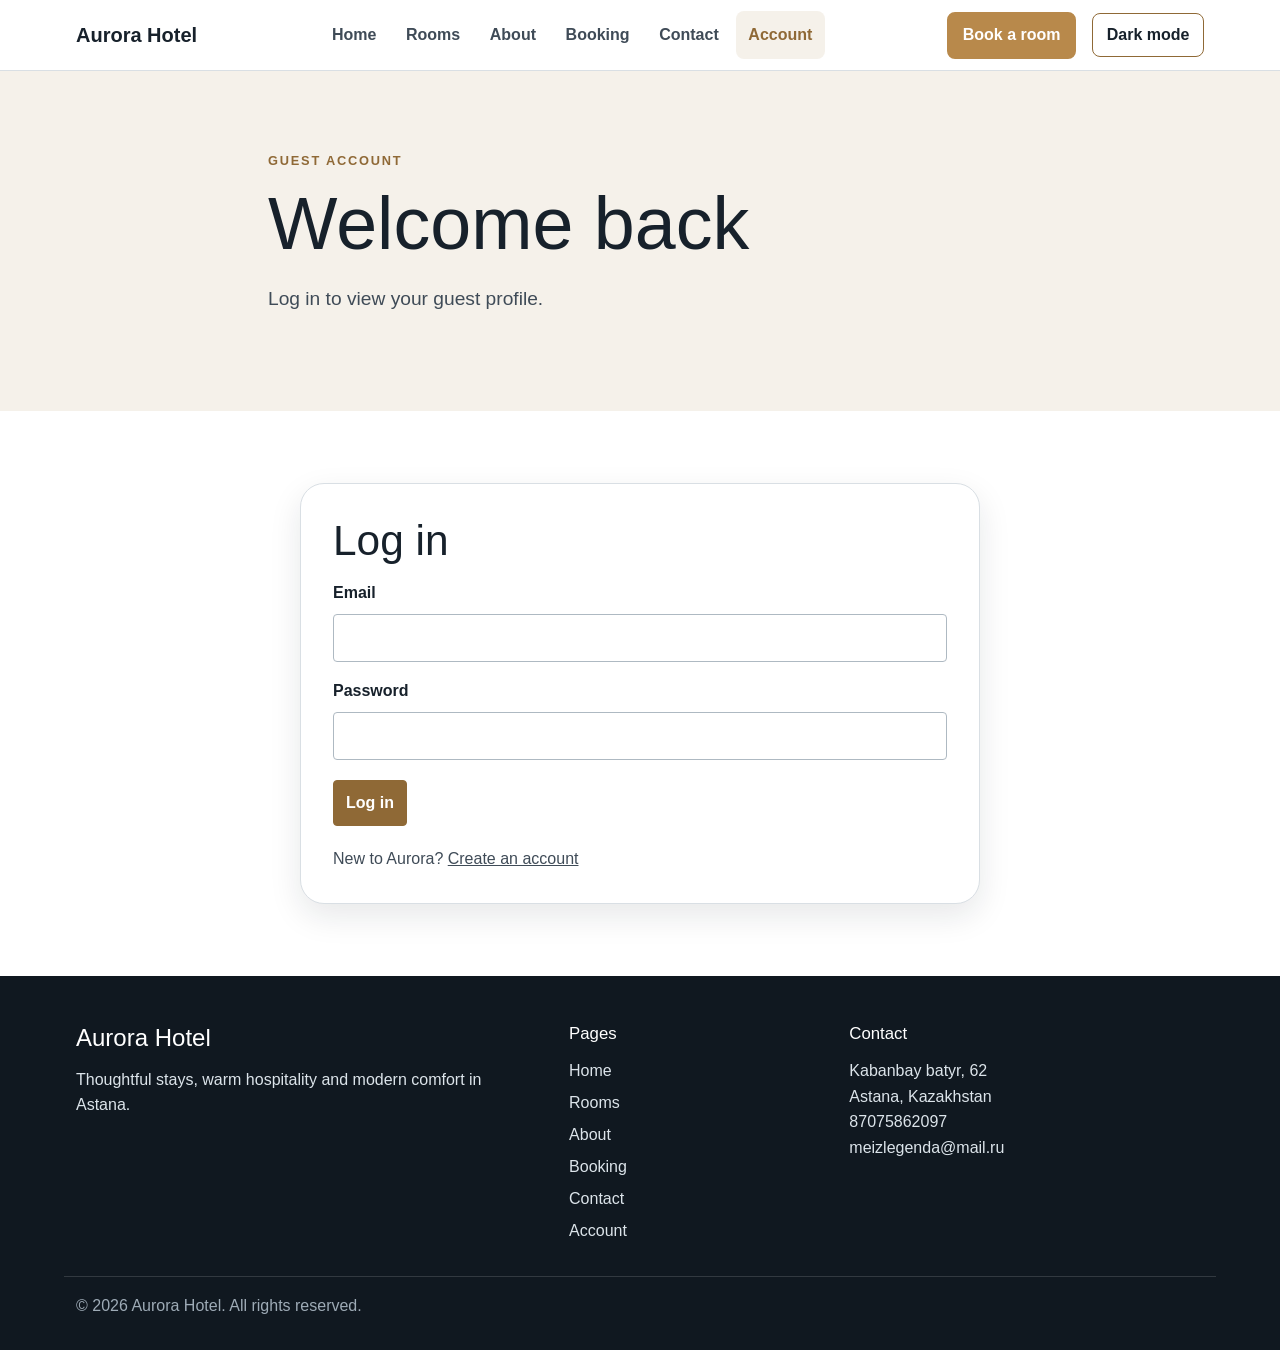
<file: login.html>
<!DOCTYPE html>

<html lang="en">
<head>
<meta charset="utf-8"/>
<meta content="width=device-width, initial-scale=1.0" name="viewport"/>
<meta content="Log in at Aurora Hotel." name="description"/>
<title>Aurora Hotel | Log in</title>
<link href="vendor/bootstrap/bootstrap.min.css" rel="stylesheet"/>
<link href="css/style.css" rel="stylesheet"/>
<link href="css/responsive.css" rel="stylesheet"/>
<link href="css/forms.css" rel="stylesheet"/>
<link href="css/interactions.css" rel="stylesheet"/>
<script defer="" src="vendor/jquery/jquery.min.js"></script>
<script defer="" src="js/script.js"></script>
<script defer="" src="js/account.js"></script></head>
<body>
<a class="skip-link" href="#main-content">Skip to main content</a>
<header class="site-header">
<div class="container nav-wrapper">
<a aria-label="Aurora Hotel home" class="logo" href="index.html">Aurora Hotel</a>
<button aria-controls="primaryNav" aria-expanded="false" class="menu-toggle" id="menuToggle" type="button">Menu</button>
<nav aria-label="Main navigation" class="main-nav" id="primaryNav">
<ul class="nav-list">
<li><a class="nav-link" href="index.html">Home</a></li>
<li><a class="nav-link" href="rooms.html">Rooms</a></li>
<li><a class="nav-link" href="about.html">About</a></li>
<li><a class="nav-link" href="booking.html">Booking</a></li>
<li><a class="nav-link" href="contact.html">Contact</a></li>
<li><a class="nav-link account-link" href="login.html">Account</a></li>
</ul>
</nav>
<a class="button button-small header-cta" href="booking.html">Book a room</a>
<button aria-pressed="false" class="theme-switch" id="themeBtn" type="button">Dark mode</button>
</div>
</header>
<main id="main-content"><section class="page-hero"><div class="container page-hero-inner form-page-intro"><p class="eyebrow">Guest account</p><h1>Welcome back</h1><p class="lead">Log in to view your guest profile.</p></div></section><section class="section"><div class="container"><section class="form-shell account-shell"><h2>Log in</h2><form id="loginForm" novalidate=""><div class="row g-3"><div class="col-12"><label class="form-label" for="loginEmail">Email</label><input autocomplete="email" class="form-control" id="loginEmail" required="" type="email"/><div class="invalid-feedback"></div></div><div class="col-12"><label class="form-label" for="loginPassword">Password</label><input autocomplete="current-password" class="form-control" id="loginPassword" required="" type="password"/><div class="invalid-feedback"></div></div></div><p class="account-error" hidden="" id="accountError" role="alert"></p><div class="form-actions-bootstrap"><button class="btn btn-aurora" type="submit">Log in</button></div></form><p class="account-switch">New to Aurora? <a href="register.html">Create an account</a></p></section></div></section></main>
<footer class="site-footer">
<div class="container footer-grid">
<section aria-labelledby="footer-brand" class="footer-about">
<h2 class="footer-logo" id="footer-brand">Aurora Hotel</h2>
<p>Thoughtful stays, warm hospitality and modern comfort in Astana.</p>
</section>
<nav aria-label="Footer navigation" class="footer-nav">
<h2 class="footer-heading">Pages</h2>
<ul class="footer-links">
<li><a href="index.html">Home</a></li>
<li><a href="rooms.html">Rooms</a></li>
<li><a href="about.html">About</a></li>
<li><a href="booking.html">Booking</a></li>
<li><a href="contact.html">Contact</a></li>
<li><a class="account-link" href="login.html">Account</a></li>
</ul>
</nav>
<section aria-labelledby="footer-contact">
<h2 class="footer-heading" id="footer-contact">Contact</h2>
<address>Kabanbay batyr, 62<br/>Astana, Kazakhstan<br/><a href="tel:+77075862097">87075862097</a><br/><a href="mailto:meizlegenda@mail.ru">meizlegenda@mail.ru</a></address>
</section>
</div>
<div class="container footer-bottom"><p>© 2026 Aurora Hotel. All rights reserved.</p></div>
</footer>
</body>
</html>
</file>
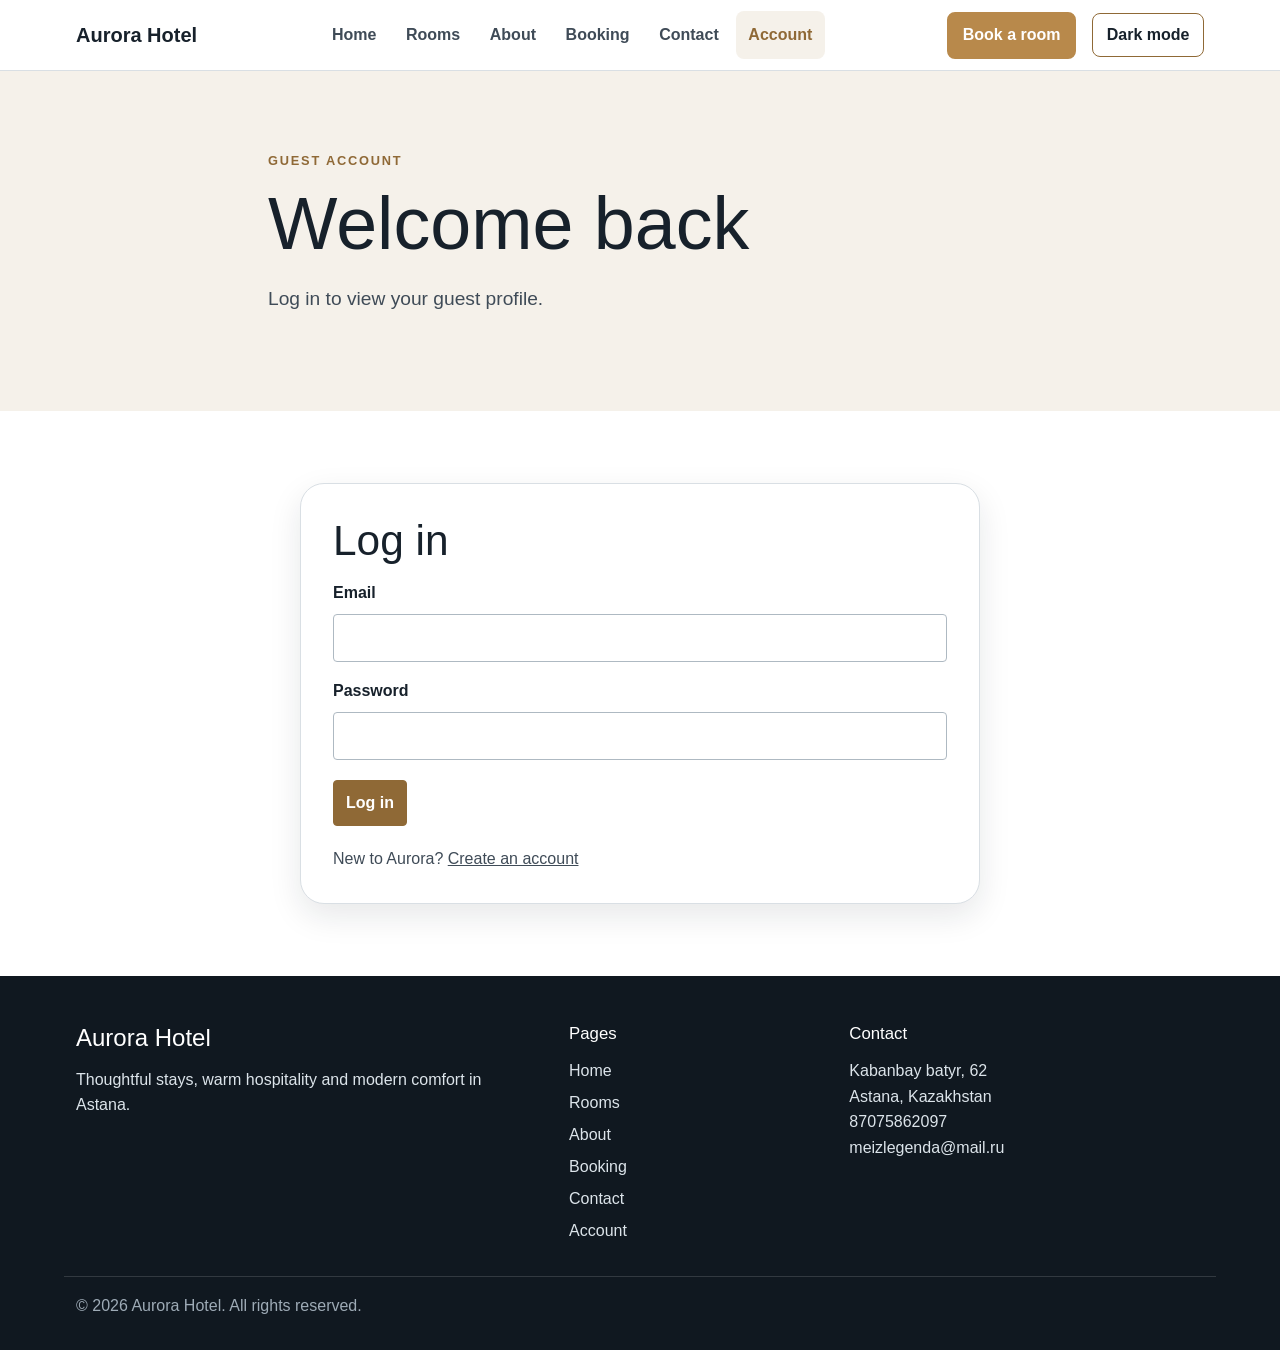
<file: profile.html>
<!DOCTYPE html>

<html lang="en">
<head>
<meta charset="utf-8"/>
<meta content="width=device-width, initial-scale=1.0" name="viewport"/>
<meta content="Guest profile at Aurora Hotel." name="description"/>
<title>Aurora Hotel | Guest profile</title>
<link href="vendor/bootstrap/bootstrap.min.css" rel="stylesheet"/>
<link href="css/style.css" rel="stylesheet"/>
<link href="css/responsive.css" rel="stylesheet"/>
<link href="css/forms.css" rel="stylesheet"/>
<link href="css/interactions.css" rel="stylesheet"/>
<script defer="" src="vendor/jquery/jquery.min.js"></script>
<script defer="" src="js/script.js"></script>
<script defer="" src="js/account.js"></script></head>
<body>
<a class="skip-link" href="#main-content">Skip to main content</a>
<header class="site-header">
<div class="container nav-wrapper">
<a aria-label="Aurora Hotel home" class="logo" href="index.html">Aurora Hotel</a>
<button aria-controls="primaryNav" aria-expanded="false" class="menu-toggle" id="menuToggle" type="button">Menu</button>
<nav aria-label="Main navigation" class="main-nav" id="primaryNav">
<ul class="nav-list">
<li><a class="nav-link" href="index.html">Home</a></li>
<li><a class="nav-link" href="rooms.html">Rooms</a></li>
<li><a class="nav-link" href="about.html">About</a></li>
<li><a class="nav-link" href="booking.html">Booking</a></li>
<li><a class="nav-link" href="contact.html">Contact</a></li>
<li><a class="nav-link account-link" href="login.html">Account</a></li>
</ul>
</nav>
<a class="button button-small header-cta" href="booking.html">Book a room</a>
<button aria-pressed="false" class="theme-switch" id="themeBtn" type="button">Dark mode</button>
</div>
</header>
<main id="main-content"><section class="page-hero"><div class="container page-hero-inner"><p class="eyebrow">Your account</p><h1 id="profileGreeting">Guest profile</h1><p class="lead">Your details and stay preferences.</p></div></section><section class="section"><div class="container"><section class="form-shell account-shell" hidden="" id="profilePanel"><h2>Personal details</h2><dl class="stay-summary"><div class="stay-summary-row"><dt>Name</dt><dd id="profileName"></dd></div><div class="stay-summary-row"><dt>Email</dt><dd id="profileEmail"></dd></div><div class="stay-summary-row"><dt>Phone</dt><dd id="profilePhone"></dd></div></dl><div class="form-actions-bootstrap"><a class="btn btn-aurora" href="booking.html">Plan a stay</a><a class="btn btn-aurora-outline" href="rooms.html">View rooms</a><button class="btn btn-aurora-outline" id="logoutBtn" type="button">Log out</button></div></section></div></section></main>
<footer class="site-footer">
<div class="container footer-grid">
<section aria-labelledby="footer-brand" class="footer-about">
<h2 class="footer-logo" id="footer-brand">Aurora Hotel</h2>
<p>Thoughtful stays, warm hospitality and modern comfort in Astana.</p>
</section>
<nav aria-label="Footer navigation" class="footer-nav">
<h2 class="footer-heading">Pages</h2>
<ul class="footer-links">
<li><a href="index.html">Home</a></li>
<li><a href="rooms.html">Rooms</a></li>
<li><a href="about.html">About</a></li>
<li><a href="booking.html">Booking</a></li>
<li><a href="contact.html">Contact</a></li>
<li><a class="account-link" href="login.html">Account</a></li>
</ul>
</nav>
<section aria-labelledby="footer-contact">
<h2 class="footer-heading" id="footer-contact">Contact</h2>
<address>Kabanbay batyr, 62<br/>Astana, Kazakhstan<br/><a href="tel:+77075862097">87075862097</a><br/><a href="mailto:meizlegenda@mail.ru">meizlegenda@mail.ru</a></address>
</section>
</div>
<div class="container footer-bottom"><p>© 2026 Aurora Hotel. All rights reserved.</p></div>
</footer>
</body>
</html>
</file>
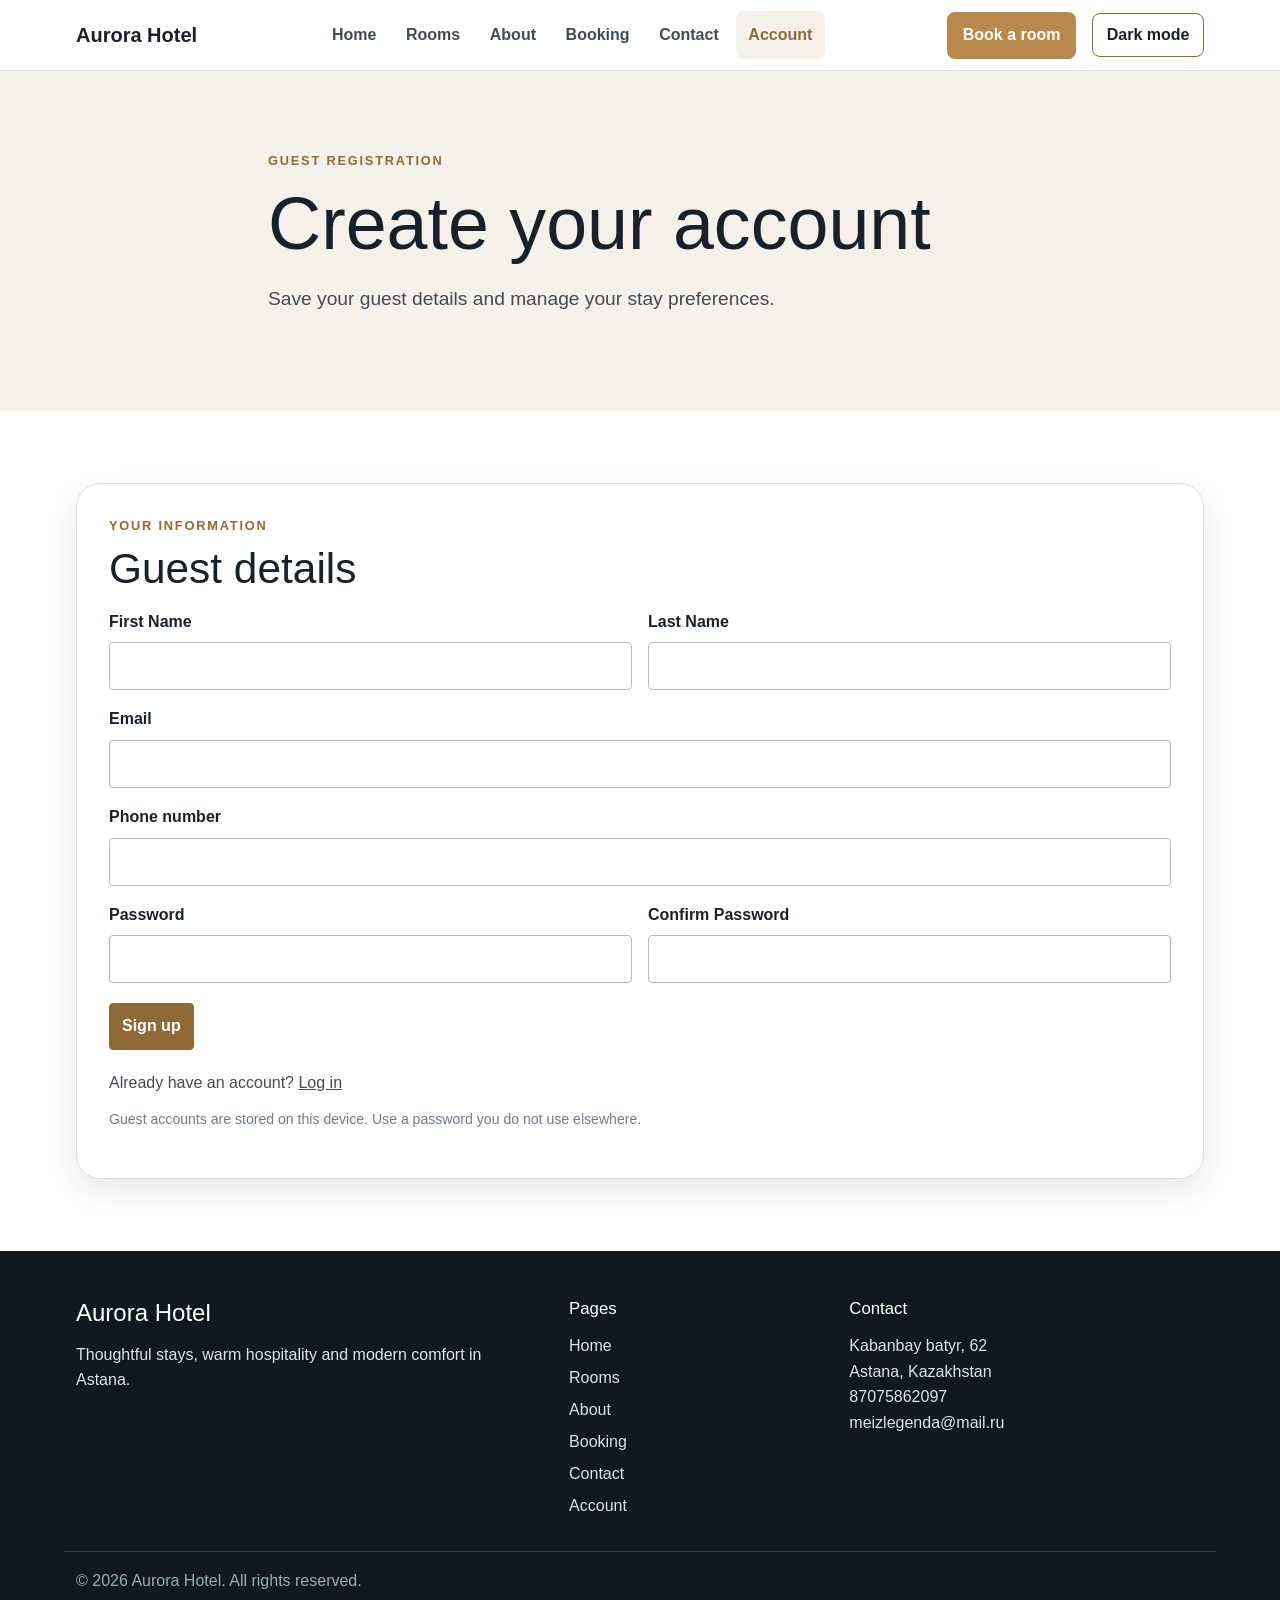
<file: register.html>
<!DOCTYPE html>

<html lang="en">
<head>
<meta charset="utf-8"/>
<meta content="width=device-width, initial-scale=1.0" name="viewport"/>
<meta content="Prepare your guest profile and personalize your stay at Aurora Hotel." name="description"/>
<title>Aurora Hotel | Guest Registration</title>
<link href="vendor/bootstrap/bootstrap.min.css" rel="stylesheet"/>
<link href="css/style.css" rel="stylesheet"/>
<link href="css/responsive.css" rel="stylesheet"/>
<link href="css/forms.css" rel="stylesheet"/>
<link href="css/interactions.css" rel="stylesheet"/>
<script defer="" src="vendor/jquery/jquery.min.js"></script>
<script defer="" src="js/script.js"></script>
<script defer="" src="js/account.js"></script></head>
<body>
<a class="skip-link" href="#main-content">Skip to main content</a>
<header class="site-header">
<div class="container nav-wrapper">
<a aria-label="Aurora Hotel home" class="logo" href="index.html">Aurora Hotel</a>
<button aria-controls="primaryNav" aria-expanded="false" class="menu-toggle" id="menuToggle" type="button">Menu</button>
<nav aria-label="Main navigation" class="main-nav" id="primaryNav">
<ul class="nav-list">
<li><a class="nav-link" href="index.html">Home</a></li>
<li><a class="nav-link" href="rooms.html">Rooms</a></li>
<li><a class="nav-link" href="about.html">About</a></li>
<li><a class="nav-link" href="booking.html">Booking</a></li>
<li><a class="nav-link" href="contact.html">Contact</a></li>
<li><a class="nav-link account-link" href="login.html">Account</a></li>
</ul>
</nav>
<a class="button button-small header-cta" href="booking.html">Book a room</a>
<button aria-pressed="false" class="theme-switch" id="themeBtn" type="button">Dark mode</button>
</div>
</header>
<main id="main-content">
<section class="page-hero">
<div class="container page-hero-inner form-page-intro">
<p class="eyebrow">Guest registration</p>
<h1>Create your account</h1>
<p class="lead">Save your guest details and manage your stay preferences.</p>
</div>
</section>
<section aria-labelledby="registration-title" class="section">
<div class="container">
<section class="form-shell">
<p class="eyebrow">Your information</p>
<h2 id="registration-title">Guest details</h2>

<form class="" id="registrationForm" novalidate="">
<div class="row g-3">
<div class="col-md-6">
<label class="form-label" for="first-name">First Name</label>
<input autocomplete="given-name" class="form-control" id="first-name" minlength="2" name="firstName" required="" type="text"/>

<div class="invalid-feedback">Enter at least 2 characters.</div>
</div>
<div class="col-md-6">
<label class="form-label" for="last-name">Last Name</label>
<input autocomplete="family-name" class="form-control" id="last-name" minlength="2" name="lastName" required="" type="text"/>

<div class="invalid-feedback">Enter at least 2 characters.</div>
</div>
<div class="col-12">
<label class="form-label" for="registration-email">Email</label>
<input autocomplete="email" class="form-control" id="registration-email" name="email" required="" type="email"/>

<div class="invalid-feedback">Enter a valid email address.</div>
</div><div class="col-12"><label class="form-label" for="registration-phone">Phone number</label><input autocomplete="tel" class="form-control" id="registration-phone" name="phone" required="" type="tel"/><div class="invalid-feedback"></div></div>
<div class="col-md-6">
<label class="form-label" for="password">Password</label>
<input autocomplete="new-password" class="form-control" id="password" minlength="8" name="password" pattern="(?=.*[a-z])(?=.*[A-Z])(?=.*[0-9])(?=.*[^A-Za-z0-9\s]).{8,}" required="" type="password"/>


<div class="invalid-feedback">Use at least 8 characters with uppercase, lowercase, number and symbol.</div>
</div>
<div class="col-md-6">
<label class="form-label" for="confirm-password">Confirm Password</label>
<input autocomplete="new-password" class="form-control" id="confirm-password" minlength="8" name="confirmPassword" required="" type="password"/>

<div class="invalid-feedback" id="confirm-password-feedback">Please repeat the same password.</div>
</div>



</div>
<div class="form-actions-bootstrap">
<button class="btn btn-aurora" type="submit">Sign up</button>

</div>

<p class="account-error" hidden="" id="accountError" role="alert"></p></form><p class="account-switch">Already have an account? <a href="login.html">Log in</a></p><p class="account-note">Guest accounts are stored on this device. Use a password you do not use elsewhere.</p>
</section>
</div>
</section>
</main>
<footer class="site-footer">
<div class="container footer-grid">
<section aria-labelledby="footer-brand" class="footer-about">
<h2 class="footer-logo" id="footer-brand">Aurora Hotel</h2>
<p>Thoughtful stays, warm hospitality and modern comfort in Astana.</p>
</section>
<nav aria-label="Footer navigation" class="footer-nav">
<h2 class="footer-heading">Pages</h2>
<ul class="footer-links">
<li><a href="index.html">Home</a></li>
<li><a href="rooms.html">Rooms</a></li>
<li><a href="about.html">About</a></li>
<li><a href="booking.html">Booking</a></li>
<li><a href="contact.html">Contact</a></li>
<li><a class="account-link" href="login.html">Account</a></li>
</ul>
</nav>
<section aria-labelledby="footer-contact">
<h2 class="footer-heading" id="footer-contact">Contact</h2>
<address>Kabanbay batyr, 62<br/>Astana, Kazakhstan<br/><a href="tel:+77075862097">87075862097</a><br/><a href="mailto:meizlegenda@mail.ru">meizlegenda@mail.ru</a></address>
</section>
</div>
<div class="container footer-bottom"><p>© 2026 Aurora Hotel. All rights reserved.</p></div>
</footer>

</body>
</html>
</file>
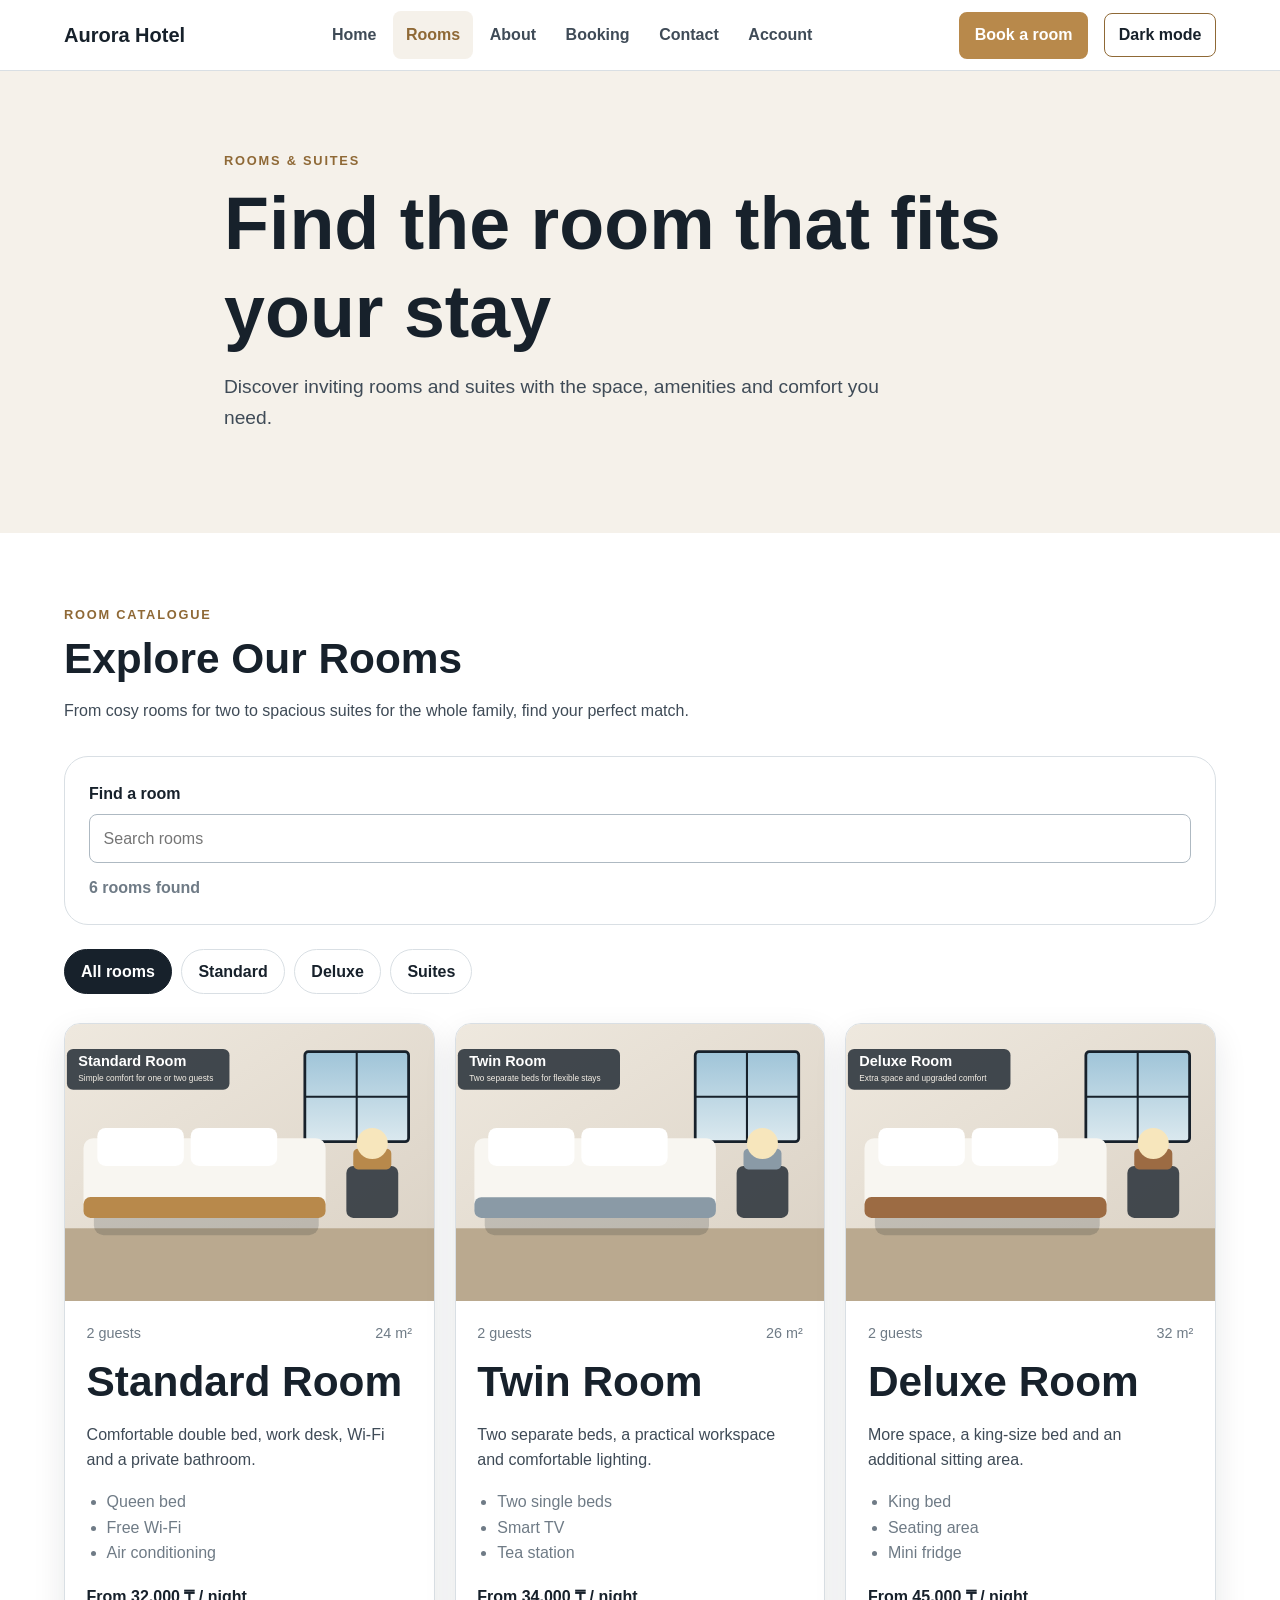
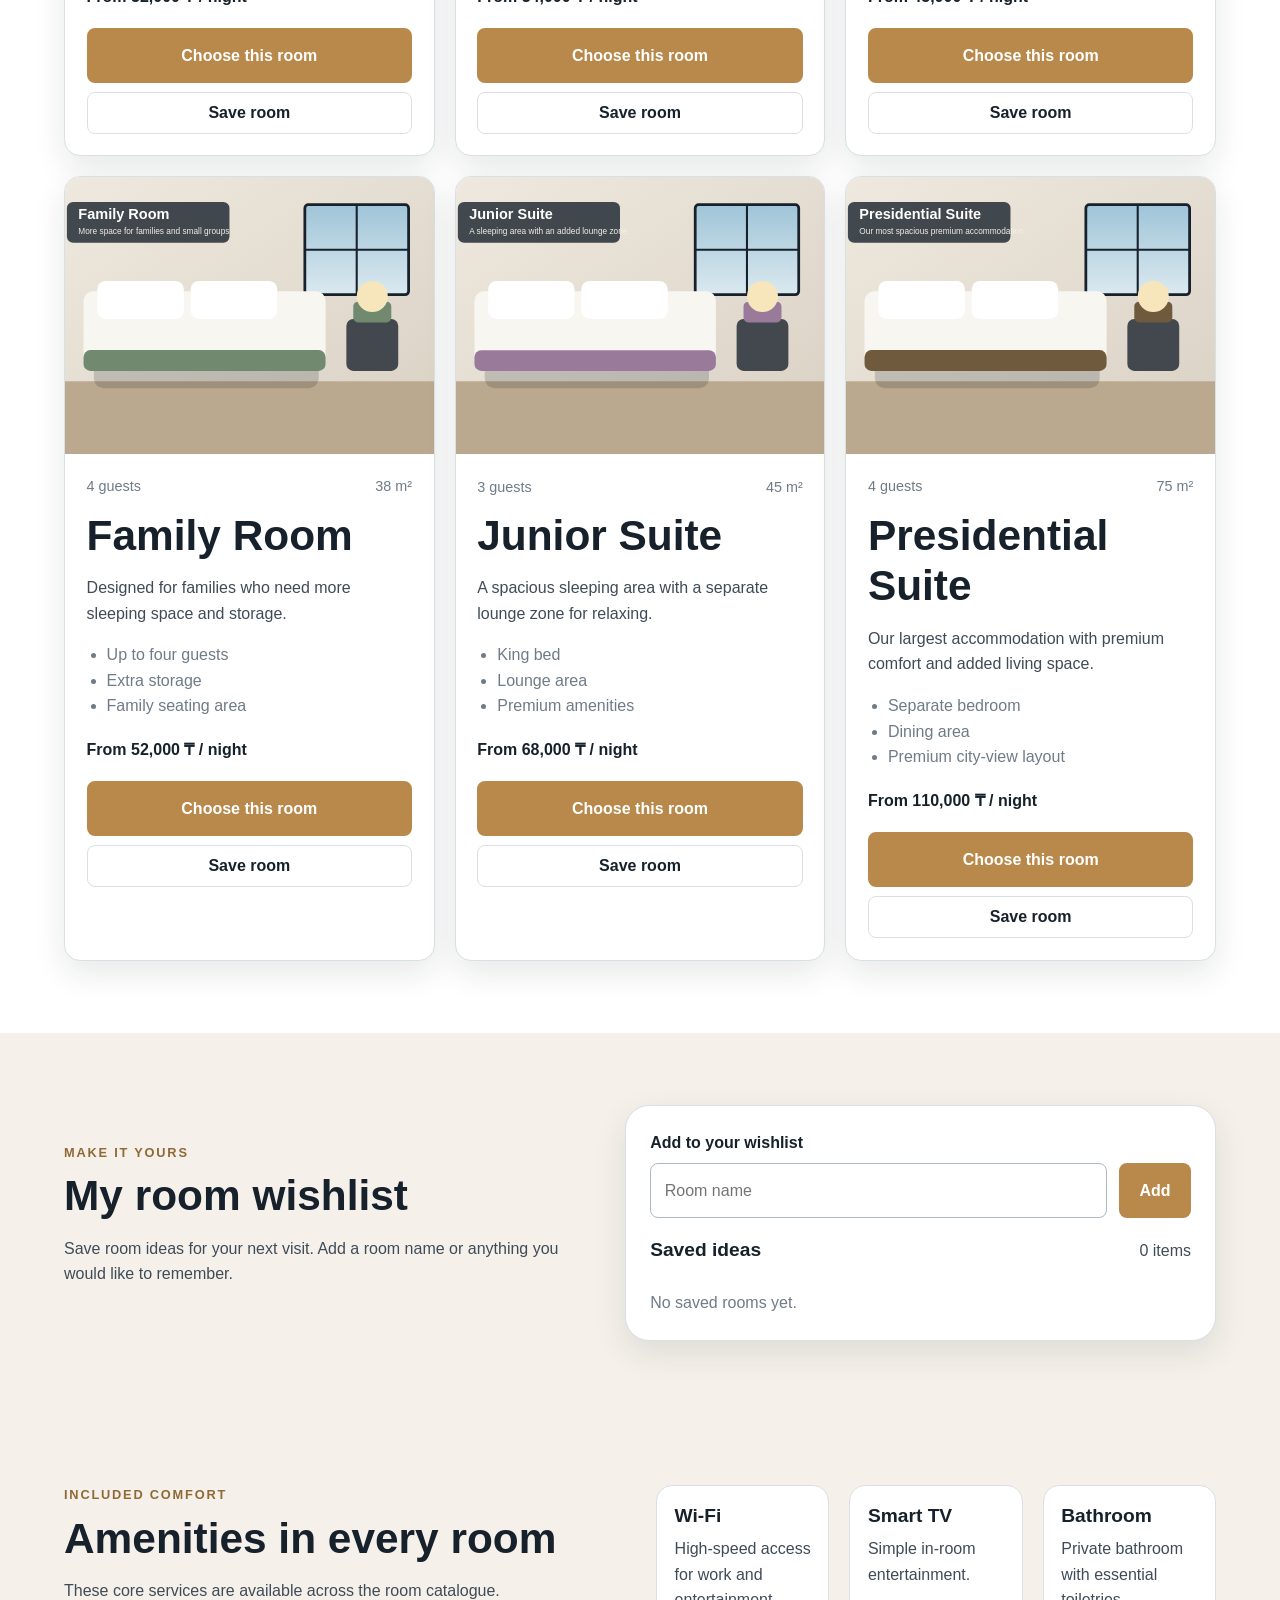
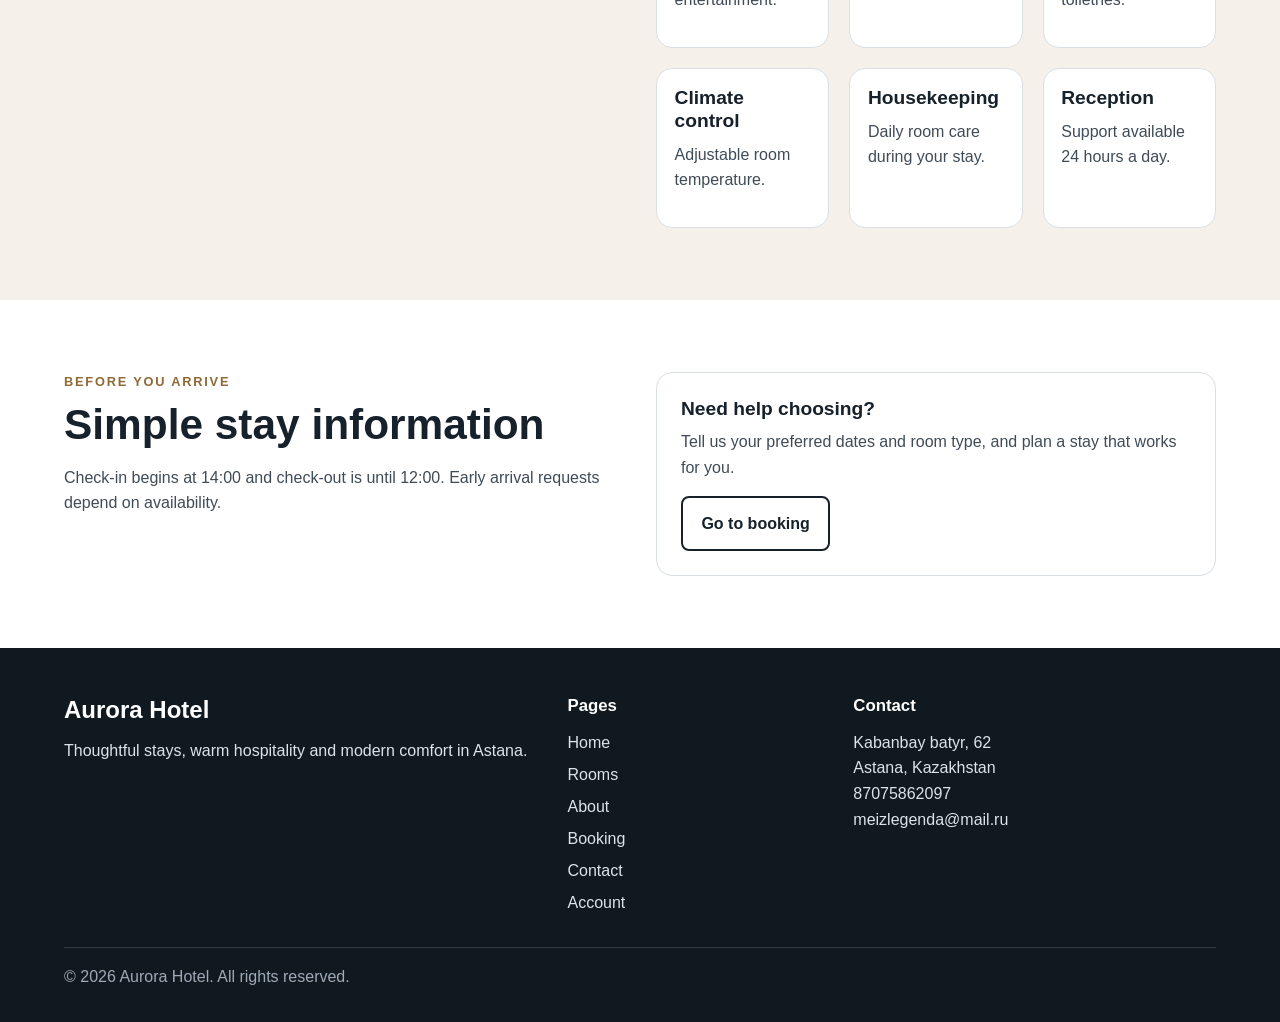
<file: rooms.html>
<!DOCTYPE html>

<html lang="en">
<head>
<meta charset="utf-8"/>
<meta content="width=device-width, initial-scale=1.0" name="viewport"/>
<meta content="Discover rooms and suites at Aurora Hotel, from relaxing city rooms to spacious suites." name="description"/>
<title>Aurora Hotel | Rooms &amp; Suites</title>
<link href="css/style.css" rel="stylesheet"/>
<link href="css/responsive.css" rel="stylesheet"/>
<link href="css/interactions.css" rel="stylesheet"/>
<script defer="" src="vendor/jquery/jquery.min.js"></script>
<script defer="" src="js/script.js"></script>
<script defer="" src="js/account.js"></script></head>
<body>
<a class="skip-link" href="#main-content">Skip to main content</a>
<header class="site-header">
<div class="container nav-wrapper">
<a aria-label="Aurora Hotel home" class="logo" href="index.html">Aurora Hotel</a>
<button aria-controls="primaryNav" aria-expanded="false" class="menu-toggle" id="menuToggle" type="button">Menu</button>
<nav aria-label="Main navigation" class="main-nav" id="primaryNav">
<ul class="nav-list">
<li><a class="nav-link" href="index.html">Home</a></li><li><a aria-current="page" class="nav-link" href="rooms.html">Rooms</a></li><li><a class="nav-link" href="about.html">About</a></li><li><a class="nav-link" href="booking.html">Booking</a></li>
<li><a class="nav-link" href="contact.html">Contact</a></li><li><a class="nav-link account-link" href="login.html">Account</a></li></ul>
</nav>
<a class="button button-small header-cta" href="booking.html">Book a room</a>
<button aria-pressed="false" class="theme-switch" id="themeBtn" type="button">Dark mode</button>
</div>
</header>
<main id="main-content">
<section class="page-hero">
<div class="container page-hero-inner">
<p class="eyebrow">Rooms &amp; Suites</p>
<h1>Find the room that fits your stay</h1>
<p class="lead">
                Discover inviting rooms and suites with the space, amenities and comfort you need.
            </p>
</div>
</section>
<section aria-labelledby="room-catalogue" class="section">
<div class="container">
<div class="section-heading">
<p class="eyebrow">Room catalogue</p>
<h2 id="room-catalogue">Explore Our Rooms</h2>
<p>From cosy rooms for two to spacious suites for the whole family, find your perfect match.</p>
</div>
<div class="room-search interaction-panel">
<label class="interaction-label" for="roomSearch">Find a room</label>
<input autocomplete="off" id="roomSearch" placeholder="Search rooms" type="search"/>
<div aria-live="polite" class="search-feedback" role="status">
<span id="roomCount">6 rooms found</span>
<span hidden="" id="noResults">No results found</span>
</div>
</div>
<div aria-label="Room categories" class="room-filters" role="group">
<button aria-pressed="true" class="filter-btn is-active" data-category="all" type="button">All rooms</button>
<button aria-pressed="false" class="filter-btn" data-category="standard" type="button">Standard</button>
<button aria-pressed="false" class="filter-btn" data-category="deluxe" type="button">Deluxe</button>
<button aria-pressed="false" class="filter-btn" data-category="suite" type="button">Suites</button>
</div>
<div class="rooms-grid">
<article class="room-card" data-category="standard" id="standard-room">
<img alt="Illustration of a standard hotel room with a double bed" class="card-image" height="800" src="images/standard-room.svg" width="1200"/>
<div class="card-body">
<div class="room-meta"><span>2 guests</span><span>24 m²</span></div>
<h2 class="room-title">Standard Room</h2>
<p>Comfortable double bed, work desk, Wi-Fi and a private bathroom.</p>
<ul class="mini-list">
<li>Queen bed</li>
<li>Free Wi-Fi</li>
<li>Air conditioning</li>
</ul>
<p class="price">From 32,000 ₸ / night</p>
<div class="room-actions"><a class="button button-full choose-room" href="booking.html">Choose this room</a><button class="save-room" type="button">Save room</button></div>
</div>
</article>
<article class="room-card" data-category="standard" id="twin-room">
<img alt="Illustration of a twin hotel room with two separate beds" class="card-image" height="800" src="images/twin-room.svg" width="1200"/>
<div class="card-body">
<div class="room-meta"><span>2 guests</span><span>26 m²</span></div>
<h2 class="room-title">Twin Room</h2>
<p>Two separate beds, a practical workspace and comfortable lighting.</p>
<ul class="mini-list">
<li>Two single beds</li>
<li>Smart TV</li>
<li>Tea station</li>
</ul>
<p class="price">From 34,000 ₸ / night</p>
<div class="room-actions"><a class="button button-full choose-room" href="booking.html">Choose this room</a><button class="save-room" type="button">Save room</button></div>
</div>
</article>
<article class="room-card" data-category="deluxe" id="deluxe-room">
<img alt="Illustration of a deluxe hotel room with extra seating" class="card-image" height="800" src="images/deluxe-room.svg" width="1200"/>
<div class="card-body">
<div class="room-meta"><span>2 guests</span><span>32 m²</span></div>
<h2 class="room-title">Deluxe Room</h2>
<p>More space, a king-size bed and an additional sitting area.</p>
<ul class="mini-list">
<li>King bed</li>
<li>Seating area</li>
<li>Mini fridge</li>
</ul>
<p class="price">From 45,000 ₸ / night</p>
<div class="room-actions"><a class="button button-full choose-room" href="booking.html">Choose this room</a><button class="save-room" type="button">Save room</button></div>
</div>
</article>
<article class="room-card" data-category="deluxe" id="family-room">
<img alt="Illustration of a family hotel room with additional space" class="card-image" height="800" src="images/family-room.svg" width="1200"/>
<div class="card-body">
<div class="room-meta"><span>4 guests</span><span>38 m²</span></div>
<h2 class="room-title">Family Room</h2>
<p>Designed for families who need more sleeping space and storage.</p>
<ul class="mini-list">
<li>Up to four guests</li>
<li>Extra storage</li>
<li>Family seating area</li>
</ul>
<p class="price">From 52,000 ₸ / night</p>
<div class="room-actions"><a class="button button-full choose-room" href="booking.html">Choose this room</a><button class="save-room" type="button">Save room</button></div>
</div>
</article>
<article class="room-card" data-category="suite" id="junior-suite">
<img alt="Illustration of a junior suite with a lounge zone" class="card-image" height="800" src="images/junior-suite.svg" width="1200"/>
<div class="card-body">
<div class="room-meta"><span>3 guests</span><span>45 m²</span></div>
<h2 class="room-title">Junior Suite</h2>
<p>A spacious sleeping area with a separate lounge zone for relaxing.</p>
<ul class="mini-list">
<li>King bed</li>
<li>Lounge area</li>
<li>Premium amenities</li>
</ul>
<p class="price">From 68,000 ₸ / night</p>
<div class="room-actions"><a class="button button-full choose-room" href="booking.html">Choose this room</a><button class="save-room" type="button">Save room</button></div>
</div>
</article>
<article class="room-card" data-category="suite" id="presidential-suite">
<img alt="Illustration of a large presidential hotel suite" class="card-image" height="800" src="images/presidential-suite.svg" width="1200"/>
<div class="card-body">
<div class="room-meta"><span>4 guests</span><span>75 m²</span></div>
<h2 class="room-title">Presidential Suite</h2>
<p>Our largest accommodation with premium comfort and added living space.</p>
<ul class="mini-list">
<li>Separate bedroom</li>
<li>Dining area</li>
<li>Premium city-view layout</li>
</ul>
<p class="price">From 110,000 ₸ / night</p>
<div class="room-actions"><a class="button button-full choose-room" href="booking.html">Choose this room</a><button class="save-room" type="button">Save room</button></div>
</div>
</article>
</div>
</div>
</section>
<section aria-labelledby="favourites-heading" class="section section-alt">
<div class="container favourites-layout">
<div>
<p class="eyebrow">Make it yours</p>
<h2 id="favourites-heading">My room wishlist</h2>
<p>Save room ideas for your next visit. Add a room name or anything you would like to remember.</p>
</div>
<div class="interaction-panel">
<form id="favouritesForm" novalidate="">
<label class="interaction-label" for="favouriteInput">Add to your wishlist</label>
<div class="interaction-inline">
<input autocomplete="off" id="favouriteInput" placeholder="Room name" type="text"/>
<button class="button" type="submit">Add</button>
</div>
<p class="input-help" hidden="" id="favouritesError" role="alert"></p>
</form>
<div class="wishlist-header"><h3>Saved ideas</h3><span aria-live="polite" id="favouritesCount" role="status">0 items</span></div>
<ul class="favourites-list" id="favouritesList"></ul>
<p class="wishlist-empty" id="favouritesEmpty">No saved rooms yet.</p>
<p aria-live="polite" class="wishlist-notice" hidden="" id="wishlistNotice" role="status"></p>
</div>
</div>
</section>
<section aria-labelledby="room-amenities" class="section section-alt">
<div class="container amenities-layout">
<div>
<p class="eyebrow">Included comfort</p>
<h2 id="room-amenities">Amenities in every room</h2>
<p>These core services are available across the room catalogue.</p>
</div>
<div class="amenities-grid">
<article class="amenity"><h3>Wi-Fi</h3><p>High-speed access for work and entertainment.</p></article>
<article class="amenity"><h3>Smart TV</h3><p>Simple in-room entertainment.</p></article>
<article class="amenity"><h3>Bathroom</h3><p>Private bathroom with essential toiletries.</p></article>
<article class="amenity"><h3>Climate control</h3><p>Adjustable room temperature.</p></article>
<article class="amenity"><h3>Housekeeping</h3><p>Daily room care during your stay.</p></article>
<article class="amenity"><h3>Reception</h3><p>Support available 24 hours a day.</p></article>
</div>
</div>
</section>
<section aria-labelledby="room-policies" class="section">
<div class="container split-layout">
<div>
<p class="eyebrow">Before you arrive</p>
<h2 id="room-policies">Simple stay information</h2>
<p>Check-in begins at 14:00 and check-out is until 12:00. Early arrival requests depend on availability.</p>
</div>
<aside class="info-card">
<h3>Need help choosing?</h3>
<p>Tell us your preferred dates and room type, and plan a stay that works for you.</p>
<a class="button button-outline" href="booking.html">Go to booking</a>
</aside>
</div>
</section>
</main>
<footer class="site-footer">
<div class="container footer-grid">
<section aria-labelledby="footer-brand" class="footer-about">
<h2 class="footer-logo" id="footer-brand">Aurora Hotel</h2>
<p>Thoughtful stays, warm hospitality and modern comfort in Astana.</p>
</section>
<nav aria-label="Footer navigation" class="footer-nav">
<h2 class="footer-heading">Pages</h2>
<ul class="footer-links">
<li><a href="index.html">Home</a></li>
<li><a href="rooms.html">Rooms</a></li>
<li><a href="about.html">About</a></li>
<li><a href="booking.html">Booking</a></li>
<li><a href="contact.html">Contact</a></li><li><a class="account-link" href="login.html">Account</a></li></ul>
</nav>
<section aria-labelledby="footer-contact">
<h2 class="footer-heading" id="footer-contact">Contact</h2>
<address>Kabanbay batyr, 62<br/>Astana, Kazakhstan<br/><a href="tel:+77075862097">87075862097</a><br/><a href="mailto:meizlegenda@mail.ru">meizlegenda@mail.ru</a></address>
</section>
</div>
<div class="container footer-bottom">
<p>© 2026 Aurora Hotel. All rights reserved.</p>
</div>
</footer>
</body>
</html>
</file>
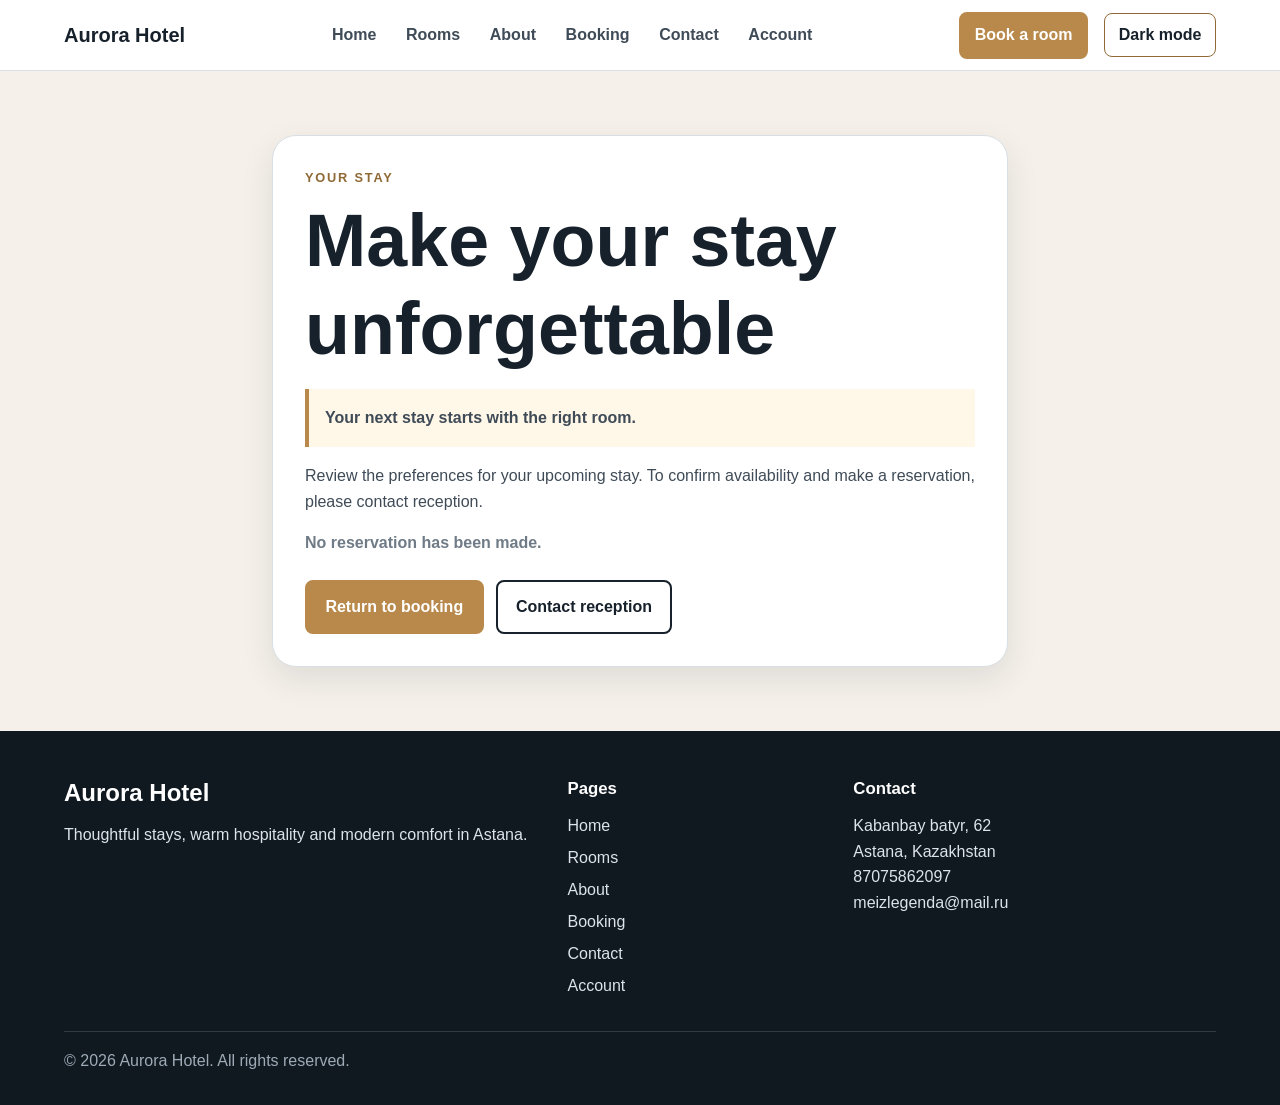
<file: stay-review.html>
<!DOCTYPE html>

<html lang="en">
<head>
<meta charset="utf-8"/>
<meta content="width=device-width, initial-scale=1.0" name="viewport"/>
<meta content="Find out how to confirm your preferred stay at Aurora Hotel." name="description"/>
<title>Aurora Hotel | Next Steps</title>
<link href="css/style.css" rel="stylesheet"/>
<link href="css/responsive.css" rel="stylesheet"/>
<link href="css/interactions.css" rel="stylesheet"/>
<script defer="" src="vendor/jquery/jquery.min.js"></script>
<script defer="" src="js/script.js"></script>
<script defer="" src="js/account.js"></script></head>
<body>
<a class="skip-link" href="#main-content">Skip to main content</a>
<header class="site-header">
<div class="container nav-wrapper">
<a aria-label="Aurora Hotel home" class="logo" href="index.html">Aurora Hotel</a>
<button aria-controls="primaryNav" aria-expanded="false" class="menu-toggle" id="menuToggle" type="button">Menu</button>
<nav aria-label="Main navigation" class="main-nav" id="primaryNav">
<ul class="nav-list">
<li><a class="nav-link" href="index.html">Home</a></li><li><a class="nav-link" href="rooms.html">Rooms</a></li><li><a class="nav-link" href="about.html">About</a></li><li><a class="nav-link" href="booking.html">Booking</a></li>
<li><a class="nav-link" href="contact.html">Contact</a></li><li><a class="nav-link account-link" href="login.html">Account</a></li></ul>
</nav>
<a class="button button-small header-cta" href="booking.html">Book a room</a>
<button aria-pressed="false" class="theme-switch" id="themeBtn" type="button">Dark mode</button>
</div>
</header>
<main id="main-content">
<section class="result-section">
<div class="container result-card">
<p class="eyebrow">Your stay</p>
<h1>Make your stay unforgettable</h1>
<p class="result-message">
<strong>Your next stay starts with the right room.</strong>
</p>
<p id="stayIntro">Review the preferences for your upcoming stay. To confirm availability and make a reservation, please contact reception.</p>
<dl class="stay-summary" hidden="" id="staySummary"></dl>
<p class="stay-disclaimer" id="stayDisclaimer">No reservation has been made.</p>
<div class="action-row">
<a class="button" href="booking.html">Return to booking</a>
<a class="button button-outline" href="contact.html">Contact reception</a>
</div>
</div>
</section>
</main>
<footer class="site-footer">
<div class="container footer-grid">
<section aria-labelledby="footer-brand" class="footer-about">
<h2 class="footer-logo" id="footer-brand">Aurora Hotel</h2>
<p>Thoughtful stays, warm hospitality and modern comfort in Astana.</p>
</section>
<nav aria-label="Footer navigation" class="footer-nav">
<h2 class="footer-heading">Pages</h2>
<ul class="footer-links">
<li><a href="index.html">Home</a></li>
<li><a href="rooms.html">Rooms</a></li>
<li><a href="about.html">About</a></li>
<li><a href="booking.html">Booking</a></li>
<li><a href="contact.html">Contact</a></li><li><a class="account-link" href="login.html">Account</a></li></ul>
</nav>
<section aria-labelledby="footer-contact">
<h2 class="footer-heading" id="footer-contact">Contact</h2>
<address>Kabanbay batyr, 62<br/>Astana, Kazakhstan<br/><a href="tel:+77075862097">87075862097</a><br/><a href="mailto:meizlegenda@mail.ru">meizlegenda@mail.ru</a></address>
</section>
</div>
<div class="container footer-bottom">
<p>© 2026 Aurora Hotel. All rights reserved.</p>
</div>
</footer>
</body>
</html>
</file>
<file: css/style.css>
*,
*::before,
*::after {
    box-sizing: border-box;
}

:root {
    --primary: #b8894b;
    --primary-dark: #8f6936;
    --dark: #17212b;
    --text: #3f4b57;
    --muted: #6f7b86;
    --surface: #ffffff;
    --surface-alt: #f5f1ea;
    --border: #d9dfe4;
    --focus: #1769aa;
    --shadow: 0 0.75rem 2rem rgba(23, 33, 43, 0.10);

    --radius-sm: 0.5rem;
    --radius-md: 1rem;
    --radius-lg: 1.5rem;

    --space-1: 0.5rem;
    --space-2: 1rem;
    --space-3: 1.5rem;
    --space-4: 2rem;
    --space-5: 3rem;
    --space-6: 4.5rem;

    --container: 72rem;
}

html {
    scroll-behavior: smooth;
}

body {
    margin: 0;
    font-family: Arial, Helvetica, sans-serif;
    font-size: 1rem;
    line-height: 1.6;
    color: var(--text);
    background: var(--surface);
}

img {
    display: block;
    max-width: 100%;
    height: auto;
}

button,
input,
select,
textarea {
    font: inherit;
}

button {
    cursor: pointer;
}

a {
    color: inherit;
}

p {
    margin-top: 0;
}

ul,
ol {
    padding-left: 1.25rem;
}

h1,
h2,
h3 {
    margin-top: 0;
    color: var(--dark);
    line-height: 1.2;
    overflow-wrap: anywhere;
}

h1 {
    margin-bottom: 1rem;
    font-size: clamp(2.25rem, 8vw, 4.6rem);
}

h2 {
    margin-bottom: 0.85rem;
    font-size: clamp(1.65rem, 5vw, 2.65rem);
}

h3 {
    margin-bottom: 0.6rem;
    font-size: 1.2rem;
}

code {
    padding: 0.1rem 0.3rem;
    border-radius: 0.25rem;
    background: #eceff2;
    color: var(--dark);
}

address {
    font-style: normal;
    overflow-wrap: anywhere;
}

[id] {
    scroll-margin-top: 8rem;
}

.container {
    width: 92%;
    max-width: var(--container);
    margin-inline: auto;
}

.section {
    padding-block: 3.5rem;
}

.section-alt {
    background: var(--surface-alt);
}

.section-heading {
    max-width: 44rem;
    margin-bottom: var(--space-4);
}

.eyebrow {
    margin-bottom: 0.5rem;
    color: var(--primary-dark);
    font-size: 0.8rem;
    font-weight: 800;
    letter-spacing: 0.14em;
    text-transform: uppercase;
}

.eyebrow-light {
    color: #f5dfbd;
}

.lead {
    max-width: 44rem;
    font-size: clamp(1.05rem, 2.5vw, 1.2rem);
}

.skip-link {
    position: absolute;
    top: 0.5rem;
    left: 0.5rem;
    z-index: 100;
    transform: translateY(-180%);
    padding: 0.75rem 1rem;
    border-radius: var(--radius-sm);
    background: var(--dark);
    color: #fff;
    font-weight: 700;
}

.skip-link:focus {
    transform: translateY(0);
}


.button {
    display: inline-flex;
    align-items: center;
    justify-content: center;
    min-height: 2.9rem;
    padding: 0.78rem 1.15rem;
    border: 0.125rem solid var(--primary);
    border-radius: var(--radius-sm);
    background: var(--primary);
    color: #fff;
    font-weight: 800;
    text-align: center;
    text-decoration: none;
    transition: background-color 0.2s ease, border-color 0.2s ease, transform 0.2s ease;
}

.button:hover {
    border-color: var(--primary-dark);
    background: var(--primary-dark);
    transform: translateY(-0.125rem);
}

.button-small {
    min-height: 2.5rem;
    padding: 0.55rem 0.85rem;
}

.button-full {
    width: 100%;
}

.button-ghost {
    border-color: rgba(255, 255, 255, 0.78);
    background: transparent;
    color: #fff;
}

.button-ghost:hover {
    border-color: #fff;
    background: #fff;
    color: var(--dark);
}

.button-outline {
    border-color: var(--dark);
    background: transparent;
    color: var(--dark);
}

.button-outline:hover {
    border-color: var(--dark);
    background: var(--dark);
    color: #fff;
}

.text-link {
    color: var(--primary-dark);
    font-weight: 800;
    text-decoration-thickness: 0.1rem;
    text-underline-offset: 0.2rem;
}

a:focus-visible,
button:focus-visible,
input:focus-visible,
select:focus-visible,
textarea:focus-visible,
summary:focus-visible {
    outline: 0.2rem solid var(--focus);
    outline-offset: 0.2rem;
}


.site-header {
    position: sticky;
    top: 0;
    z-index: 50;
    border-bottom: 0.0625rem solid var(--border);
    background: rgba(255, 255, 255, 0.97);
}

.nav-wrapper {
    display: flex;
    flex-direction: column;
    align-items: stretch;
    gap: 0.75rem;
    padding-block: 0.8rem;
}

.logo {
    align-self: flex-start;
    color: var(--dark);
    font-size: 1.25rem;
    font-weight: 900;
    text-decoration: none;
}

.main-nav {
    min-width: 0;
}

.nav-list {
    display: flex;
    flex-direction: column;
    gap: 0.25rem;
    margin: 0;
    padding: 0;
    list-style: none;
}

.nav-link {
    display: block;
    padding: 0.7rem 0.8rem;
    border-radius: var(--radius-sm);
    color: var(--text);
    font-weight: 700;
    text-decoration: none;
}

.nav-link:hover,
.nav-link[aria-current="page"] {
    background: var(--surface-alt);
    color: var(--primary-dark);
}

.header-cta {
    align-self: stretch;
}


.hero {
    padding-block: 4.5rem;
    background:
        linear-gradient(rgba(17, 29, 40, 0.78), rgba(17, 29, 40, 0.78)),
        url("../images/hotel-exterior.svg") center / cover no-repeat;
    color: #fff;
}

.hero-layout {
    display: flex;
    flex-direction: column;
    gap: 2rem;
}

.hero-layout > * {
    min-width: 0;
}

.hero h1,
.hero h2 {
    color: #fff;
}

.hero-copy {
    max-width: 46rem;
}

.hero-panel {
    padding: 1.5rem;
    border: 0.0625rem solid rgba(255, 255, 255, 0.28);
    border-radius: var(--radius-lg);
    background: rgba(255, 255, 255, 0.11);
}

.check-list {
    margin-bottom: 0;
}

.action-row {
    display: flex;
    flex-direction: column;
    gap: 0.75rem;
    margin-top: 1.5rem;
}

.feature-flex {
    display: flex;
    flex-direction: column;
    gap: 1rem;
}

.feature-card,
.info-card {
    min-width: 0;
    padding: 1.5rem;
    border: 0.0625rem solid var(--border);
    border-radius: var(--radius-md);
    background: var(--surface);
}

.feature-number {
    display: inline-grid;
    place-items: center;
    width: 3rem;
    height: 3rem;
    margin-bottom: 1rem;
    border-radius: 50%;
    background: var(--surface-alt);
    color: var(--primary-dark);
    font-weight: 900;
}


.card-grid,
.rooms-grid,
.amenities-grid,
.values-grid,
.stats-grid,
.faq-grid {
    display: grid;
    grid-template-columns: minmax(0, 1fr);
    gap: 1.25rem;
}

.room-card {
    min-width: 0;
    overflow: hidden;
    border: 0.0625rem solid var(--border);
    border-radius: var(--radius-md);
    background: var(--surface);
    box-shadow: var(--shadow);
}

.card-image {
    width: 100%;
    aspect-ratio: 4 / 3;
    object-fit: cover;
}

.card-body {
    padding: 1.35rem;
}

.card-kicker {
    margin-bottom: 0.35rem;
    color: var(--muted);
    font-size: 0.9rem;
    font-weight: 700;
}

.room-meta {
    display: flex;
    flex-wrap: wrap;
    justify-content: space-between;
    gap: 0.5rem 1rem;
    margin-bottom: 0.75rem;
    color: var(--muted);
    font-size: 0.9rem;
}

.mini-list {
    color: var(--muted);
}

.price {
    margin-block: 1.15rem;
    color: var(--dark);
    font-weight: 900;
}


.split-layout,
.story-layout,
.amenities-layout,
.facilities-layout,
.booking-layout,
.contact-grid {
    display: grid;
    grid-template-columns: minmax(0, 1fr);
    gap: 2rem;
}

.testimonial {
    margin: 0;
    padding: 1.5rem;
    border-left: 0.3rem solid var(--primary);
    border-radius: var(--radius-md);
    background: var(--surface-alt);
    color: var(--dark);
    font-size: 1.08rem;
}

.testimonial footer {
    margin-top: 1rem;
    color: var(--muted);
    font-size: 0.92rem;
}

.cta-section {
    padding-block: 3rem;
    background: var(--dark);
    color: #fff;
}

.cta-section h2 {
    margin-bottom: 0;
    color: #fff;
}

.cta-flex {
    display: flex;
    flex-direction: column;
    gap: 1.25rem;
}


.page-hero {
    padding-block: 3.5rem;
    background: var(--surface-alt);
}

.page-hero-inner {
    max-width: 52rem;
}


.chip-nav {
    display: flex;
    flex-wrap: wrap;
    gap: 0.65rem;
    margin-bottom: 2rem;
}

.chip-nav a {
    padding: 0.55rem 0.85rem;
    border: 0.0625rem solid var(--border);
    border-radius: 999px;
    background: var(--surface);
    color: var(--dark);
    font-weight: 700;
    text-decoration: none;
}

.chip-nav a:hover {
    border-color: var(--primary);
    color: var(--primary-dark);
}

.amenity {
    min-width: 0;
    padding: 1.1rem;
    border: 0.0625rem solid var(--border);
    border-radius: var(--radius-md);
    background: var(--surface);
}


.story-figure,
.facility-feature {
    margin: 0;
}

.story-figure img,
.facility-feature img {
    width: 100%;
    border-radius: var(--radius-lg);
}

.story-figure figcaption {
    margin-top: 0.75rem;
    color: var(--muted);
    font-size: 0.9rem;
}

.value-card,
.facility-card {
    min-width: 0;
    padding: 1.4rem;
    border: 0.0625rem solid var(--border);
    border-radius: var(--radius-md);
    background: var(--surface);
}

.stat {
    min-width: 0;
    padding: 1.25rem;
    border-left: 0.3rem solid var(--primary);
    background: var(--surface-alt);
}

.stat strong,
.stat span {
    display: block;
}

.stat strong {
    margin-bottom: 0.3rem;
    color: var(--dark);
    font-size: 1.9rem;
}

.facility-feature {
    overflow: hidden;
    border-radius: var(--radius-lg);
    background: var(--dark);
    color: #fff;
}

.facility-feature img {
    border-radius: 0;
}

.facility-feature figcaption {
    padding: 1.4rem;
}

.facility-feature h2 {
    color: #fff;
}

.facility-stack {
    display: grid;
    gap: 1rem;
}

.timeline-list {
    display: grid;
    gap: 1rem;
    margin: 0;
    padding-left: 1.4rem;
}

.timeline-list li {
    padding-left: 0.35rem;
}


.form-panel,
.booking-info,
.contact-card {
    min-width: 0;
    padding: 1.35rem;
    border: 0.0625rem solid var(--border);
    border-radius: var(--radius-lg);
    background: var(--surface);
}

.booking-info {
    background: var(--surface-alt);
}

.booking-guidance {
    padding: 1rem;
    border-left: 0.3rem solid var(--primary);
    border-radius: var(--radius-sm);
    background: #fff7e8;
    color: #4b3b25;
}

.form-grid {
    display: grid;
    grid-template-columns: minmax(0, 1fr);
    gap: 1rem;
}

.form-group {
    min-width: 0;
    margin-bottom: 1rem;
}

.form-group label {
    display: block;
    margin-bottom: 0.4rem;
    color: var(--dark);
    font-weight: 800;
}

.form-group input,
.form-group select,
.form-group textarea {
    width: 100%;
    max-width: 100%;
    min-height: 2.9rem;
    padding: 0.75rem 0.85rem;
    border: 0.0625rem solid #aeb9c2;
    border-radius: var(--radius-sm);
    background: #fff;
    color: var(--dark);
}

.form-group textarea {
    min-height: 7rem;
    resize: vertical;
}

.form-actions {
    display: flex;
    flex-direction: column;
    gap: 0.75rem;
}

.info-block + .info-block {
    margin-top: 1.25rem;
    padding-top: 1.25rem;
    border-top: 0.0625rem solid var(--border);
}

.contact-card a {
    overflow-wrap: anywhere;
}

details {
    min-width: 0;
    padding: 1.1rem 1.2rem;
    border: 0.0625rem solid var(--border);
    border-radius: var(--radius-sm);
    background: var(--surface);
}

summary {
    color: var(--dark);
    font-weight: 800;
    cursor: pointer;
}

details p {
    margin: 0.9rem 0 0;
}


.result-section {
    padding-block: 4rem;
    background: var(--surface-alt);
}

.result-card {
    max-width: 46rem;
    padding: 1.5rem;
    border: 0.0625rem solid var(--border);
    border-radius: var(--radius-lg);
    background: #fff;
    box-shadow: var(--shadow);
}

.result-message {
    padding: 1rem;
    border-left: 0.3rem solid var(--primary);
    background: #fff7e8;
}


.site-footer {
    padding-top: 3rem;
    background: #101820;
    color: #dce4ea;
}

.footer-grid {
    display: grid;
    grid-template-columns: minmax(0, 1fr);
    gap: 2rem;
}

.footer-logo,
.footer-heading {
    color: #fff;
}

.footer-logo {
    font-size: 1.5rem;
}

.footer-heading {
    font-size: 1.05rem;
}

.footer-nav {
    display: block;
}

.footer-links {
    margin: 0;
    padding: 0;
    list-style: none;
}

.footer-links li + li {
    margin-top: 0.4rem;
}

.footer-links a,
.site-footer address a {
    color: #dce4ea;
    text-decoration: none;
}

.footer-links a:hover,
.site-footer address a:hover {
    color: #f0c88c;
    text-decoration: underline;
}

.footer-bottom {
    margin-top: 2rem;
    padding-block: 1rem;
    border-top: 0.0625rem solid rgba(255, 255, 255, 0.14);
    color: #9eabb6;
}
</file>
<file: css/responsive.css>
@media (min-width: 48rem) {
    .section {
        padding-block: 4.5rem;
    }

    
    .nav-wrapper {
        flex-direction: row;
        align-items: center;
        justify-content: space-between;
        gap: 1rem;
        padding-block: 0.7rem;
    }

    .logo {
        align-self: auto;
        flex: 0 0 auto;
    }

    .main-nav {
        flex: 1 1 auto;
    }

    .nav-list {
        flex-direction: row;
        flex-wrap: wrap;
        justify-content: center;
        gap: 0.25rem;
    }

    .header-cta {
        align-self: auto;
        flex: 0 0 auto;
    }

    
    .hero-layout {
        flex-direction: row;
        align-items: center;
    }

    .hero-copy {
        flex: 1 1 60%;
    }

    .hero-panel {
        flex: 1 1 40%;
    }

    .action-row,
    .form-actions {
        flex-direction: row;
        flex-wrap: wrap;
        align-items: center;
    }

    .feature-flex {
        flex-direction: row;
        flex-wrap: wrap;
    }

    .feature-card {
        flex: 1 1 calc(50% - 0.5rem);
    }

    
    .card-grid,
    .rooms-grid,
    .amenities-grid,
    .values-grid,
    .faq-grid {
        grid-template-columns: repeat(2, minmax(0, 1fr));
    }

    .stats-grid {
        grid-template-columns: repeat(2, minmax(0, 1fr));
    }

    .split-layout,
    .story-layout,
    .amenities-layout,
    .contact-grid {
        grid-template-columns: repeat(2, minmax(0, 1fr));
        align-items: start;
    }

    .story-layout {
        align-items: center;
    }

    .facilities-layout {
        grid-template-columns: 1.2fr 0.8fr;
        align-items: stretch;
    }

    .booking-layout {
        grid-template-columns: minmax(0, 1.35fr) minmax(16rem, 0.65fr);
        align-items: start;
    }

    .form-grid {
        grid-template-columns: repeat(2, minmax(0, 1fr));
    }

    .cta-flex {
        flex-direction: row;
        align-items: center;
        justify-content: space-between;
    }

    .footer-grid {
        grid-template-columns: 1.3fr 0.7fr 1fr;
    }

    .result-card {
        padding: 2rem;
    }
}


@media (min-width: 64rem) {
    .hero {
        padding-block: 6rem;
    }

    .page-hero {
        padding-block: 5rem;
    }

    .feature-card {
        flex: 1 1 0;
    }

    
    .rooms-grid,
    .card-grid-three,
    .amenities-grid {
        grid-template-columns: repeat(3, minmax(0, 1fr));
    }

    .values-grid,
    .stats-grid {
        grid-template-columns: repeat(4, minmax(0, 1fr));
    }

    .booking-info {
        position: sticky;
        top: 6.5rem;
    }

    .facility-stack {
        align-content: stretch;
    }

    .facility-card {
        display: grid;
        align-content: center;
    }
}


@media (min-width: 90rem) {
    .section {
        padding-block: 5rem;
    }

    .hero-copy {
        flex-basis: 64%;
    }

    .hero-panel {
        flex-basis: 36%;
    }
}
</file>
<file: css/interactions.css>
[hidden] { display: none !important; }


.theme-switch {
  min-height: 2.5rem;
  padding: .5rem .85rem;
  border: 1px solid var(--primary-dark);
  border-radius: var(--radius-sm);
  background: var(--surface);
  color: var(--dark);
  font-weight: 700;
}
.theme-switch:hover { background: var(--surface-alt); }
.theme-switch:focus-visible { outline: .2rem solid var(--focus); outline-offset: .2rem; }


.welcome-layout, .favourites-layout { display: grid; gap: 1.5rem; align-items: center; }
.interaction-panel {
  padding: 1.5rem;
  border: 1px solid var(--border);
  border-radius: var(--radius-lg);
  background: var(--surface);
  box-shadow: var(--shadow);
}
.interaction-label { display: block; margin-bottom: .5rem; color: var(--dark); font-weight: 800; }
.interaction-inline { display: flex; flex-wrap: wrap; gap: .75rem; }
.interaction-inline input { flex: 1 1 13rem; min-width: 0; }
.interaction-panel input {
  max-width: 100%;
  min-height: 2.9rem;
  padding: .65rem .85rem;
  border: 1px solid #aeb9c2;
  border-radius: var(--radius-sm);
  background: var(--surface);
  color: var(--dark);
}
.interaction-panel input:focus-visible { outline: .2rem solid var(--focus); outline-offset: .1rem; }
.interaction-message, .search-feedback, .input-help { margin: .75rem 0 0; color: var(--muted); }
.room-search { margin: 0 0 1.5rem; box-shadow: none; }
.room-search input { width: 100%; }
.search-feedback { display: flex; flex-wrap: wrap; gap: 1rem; font-weight: 700; }
#noResults { color: #b04432; }
.wishlist-header { display: flex; justify-content: space-between; align-items: baseline; gap: 1rem; margin-top: 1.25rem; }
.wishlist-header h3 { margin: 0; }
.favourites-list { display: grid; gap: .6rem; padding: 0; margin: 1rem 0 0; list-style: none; }
.favourites-list li { display: flex; justify-content: space-between; align-items: center; gap: .5rem; padding: .65rem .85rem; border: 1px solid var(--border); border-radius: var(--radius-sm); overflow-wrap: anywhere; }
.remove-btn { flex: 0 0 auto; padding: .35rem .6rem; border: 1px solid var(--border); border-radius: var(--radius-sm); background: var(--surface-alt); color: var(--dark); }
.remove-btn:hover { border-color: var(--primary); }


.faq-item { min-width: 0; border: 1px solid var(--border); border-radius: var(--radius-sm); background: var(--surface); }
.faq-question { width: 100%; display: flex; align-items: center; justify-content: space-between; gap: .75rem; border: 0; border-radius: inherit; padding: 1.1rem 1.2rem; background: transparent; color: var(--dark); font-weight: 800; text-align: left; }
.faq-question:hover { color: var(--primary-dark); }
.faq-answer { padding: 0 1.2rem 1.2rem; margin: 0; color: var(--text); }
.faq-chevron { font-size: 1.4rem; line-height: 1; }


body.dark-theme {
  --dark: #eaf0f7;
  --text: #d5deea;
  --muted: #b3c0ce;
  --surface: #1b2633;
  --surface-alt: #283747;
  --border: #495b6e;
  --primary-dark: #dfb47a;
  --shadow: 0 .75rem 2rem rgba(0,0,0,.25);
  color: var(--text);
  background: var(--surface);
}
body.dark-theme .site-header { background: #1b2633; }
body.dark-theme .nav-link:hover, body.dark-theme .nav-link[aria-current="page"] { color: var(--primary-dark); }
body.dark-theme .hero { background: linear-gradient(rgba(8,17,25,.85),rgba(8,17,25,.85)),url("../images/hotel-exterior.svg") center/cover no-repeat; }
body.dark-theme .hero h1, body.dark-theme .hero h2 { color: #fff; }
body.dark-theme .hero-panel, body.dark-theme .hero-panel * { color: #fff; }
body.dark-theme .site-footer { background: #101820; }
body.dark-theme .site-footer a, body.dark-theme .site-footer, body.dark-theme .site-footer h2, body.dark-theme .site-footer h3 { color: #ecf2f6; }
body.dark-theme .cta-section, body.dark-theme .facility-feature { background: #101820; color: #fff; }
body.dark-theme .cta-section h2, body.dark-theme .facility-feature h2 { color: #fff; }
body.dark-theme .result-card, body.dark-theme .form-shell { background: var(--surface); color: var(--text); }
body.dark-theme .booking-guidance, body.dark-theme .result-message { background: #39402d; color: #f1e5c9; }
body.dark-theme .form-group input, body.dark-theme .form-group textarea, body.dark-theme .form-group select,
body.dark-theme .form-shell .form-control, body.dark-theme .form-shell .form-select {
  background: #243344; color: #f1f5fa; border-color: #607287;
}
body.dark-theme .form-shell .form-control::placeholder, body.dark-theme .form-group input::placeholder { color: #bbc6d1; }
body.dark-theme .form-shell .form-check-label, body.dark-theme .form-shell .form-text { color: var(--text); }
body.dark-theme .form-shell .form-fieldset { border-color: var(--border); }
body.dark-theme .btn-aurora-outline { border-color: var(--primary-dark); color: var(--dark); }
body.dark-theme .btn-aurora-outline:hover { background: #34495e; color: #fff; }
body.dark-theme .button-outline { border-color: var(--primary-dark); color: var(--dark); }
body.dark-theme .button-outline:hover { background: #34495e; color: #fff; }
body.dark-theme .testimonial { color: var(--text); }
body.dark-theme code { background: #34495e; color: var(--dark); }
body.dark-theme #noResults { color: #ffab99; }
@media (min-width: 48rem) { .welcome-layout, .favourites-layout { grid-template-columns: minmax(0, 1fr) minmax(0, 1.1fr); } }


@media (max-width: 47.99rem) { .site-header { position: static; } }

.room-filters {
  display: flex;
  flex-wrap: wrap;
  gap: .6rem;
  margin: 0 0 1.8rem;
}
.filter-btn {
  padding: .55rem 1rem;
  border: 1px solid var(--border);
  border-radius: 999px;
  background: var(--surface);
  color: var(--dark);
  font-weight: 700;
}
.filter-btn:hover, .filter-btn:focus-visible {
  border-color: var(--primary-dark);
}
.filter-btn.is-active {
  background: var(--dark);
  color: var(--surface);
  border-color: var(--dark);
}
.room-actions {
  display: grid;
  gap: .6rem;
}
.save-room {
  width: 100%;
  min-height: 2.6rem;
  border: 1px solid var(--border);
  border-radius: var(--radius-sm);
  background: var(--surface);
  color: var(--dark);
  font-weight: 700;
}
.save-room:hover, .save-room.is-saved {
  border-color: var(--primary-dark);
  background: var(--surface-alt);
}
.wishlist-empty {
  margin: .7rem 0 0;
  color: var(--muted);
}
.wishlist-notice {
  margin: 1rem 0 0;
  color: var(--text);
  font-weight: 700;
}
.input-error {
  border-color: #bd403c !important;
  outline-color: #bd403c !important;
}
.field-error, .booking-feedback {
  display: block;
  color: #ac3434;
  font-weight: 700;
  font-size: .9rem;
}
.field-error { margin-top: .3rem; }
.booking-feedback { margin-top: 1rem; }
.stay-summary {
  margin: 1.8rem 0;
  border: 1px solid var(--border);
  border-radius: var(--radius-md);
  overflow: hidden;
}
.stay-summary-row {
  display: grid;
  grid-template-columns: minmax(6rem, 1fr) minmax(0, 2fr);
  gap: 1rem;
  padding: .8rem 1rem;
  border-bottom: 1px solid var(--border);
}
.stay-summary-row:last-child { border-bottom: none; }
.stay-summary-row dt { font-weight: 800; color: var(--dark); }
.stay-summary-row dd { margin: 0; overflow-wrap: anywhere; }
.stay-disclaimer { color: var(--muted); font-weight: 700; }
.menu-toggle { display: none; }
@media (max-width: 47.99rem) {
  .nav-wrapper {
    display: grid;
    grid-template-columns: minmax(0, 1fr) auto;
    align-items: center;
    gap: .65rem;
  }
  .logo { align-self: center; }
  .menu-toggle {
    display: inline-flex;
    min-height: 2.55rem;
    align-items: center;
    justify-content: center;
    padding: .4rem .9rem;
    border: 1px solid var(--border);
    border-radius: var(--radius-sm);
    background: var(--surface);
    color: var(--dark);
    font-weight: 800;
  }
  .main-nav {
    display: none;
    grid-column: 1 / -1;
    width: 100%;
  }
  .main-nav.is-open { display: block; }
  .main-nav .nav-list { gap: .1rem; }
  .main-nav .nav-link { padding: .45rem .75rem; }
  .header-cta { align-self: stretch; }
  .theme-switch { justify-self: stretch; }
  .room-search { padding: 1rem; }
  .stay-summary-row { grid-template-columns: 1fr; gap: .15rem; }
}
@media (min-width: 48rem) and (max-width: 74rem) {
  .nav-wrapper { flex-wrap: wrap; }
  .main-nav { order: 3; flex-basis: 100%; }
  .nav-list { justify-content: flex-start; }
}
body.dark-theme .filter-btn.is-active { background: #dfb47a; border-color: #dfb47a; color: #101820; }
body.dark-theme .field-error, body.dark-theme .booking-feedback { color: #ffa39e; }

.account-shell { max-width: 680px; margin-inline: auto; }
.account-switch { margin: 1.25rem 0 0; }
.account-switch a, .weather-source a { text-decoration: underline; }
.account-note { font-size: .88rem; color: var(--muted); margin-top: .8rem; }
.account-error { color: #a52727; font-weight: 600; margin-top: 1rem; }
.account-success { color: #216443; font-weight: 600; }
body.dark-theme .account-error { color: #ffaba5; }
body.dark-theme .account-success { color: #a8e2b7; }
.weather-layout { display: grid; grid-template-columns: minmax(0,1fr); gap: 1.5rem; align-items:center; }
.weather-card { padding: 1.5rem; border: 1px solid var(--border); border-radius: var(--radius-md); background: var(--surface); }
.weather-temp { font-size: clamp(2rem,5vw,3.2rem); font-weight: 700; line-height: 1.1; color: var(--dark); margin-bottom: .65rem; }
.weather-source { font-size: .85rem; color: var(--muted); }
.room-card, .feature-card, .btn, .filter-btn { transition: transform .2s ease, box-shadow .2s ease, background-color .2s ease; }
@media (hover:hover) { .room-card:hover, .feature-card:hover { transform: translateY(-3px); box-shadow: 0 8px 24px #0002; } .btn:hover { transform: translateY(-2px); } }
@media(min-width:48rem) { .weather-layout { grid-template-columns: 1fr 1fr; } }
@media(prefers-reduced-motion:reduce) { *, *::before, *::after { scroll-behavior:auto!important; animation-duration:.01ms!important; transition-duration:.01ms!important; } }
</file>
<file: css/forms.css>
.form-page-intro {
    max-width: 48rem;
}

.form-shell {
    min-width: 0;
    padding: 1.25rem;
    border: 0.0625rem solid var(--border);
    border-radius: var(--radius-lg);
    background: #ffffff;
    box-shadow: var(--shadow);
}

.form-shell .form-label,
.form-shell legend {
    color: var(--dark);
    font-weight: 800;
}

.form-shell .form-control,
.form-shell .form-select {
    min-height: 3rem;
    border-color: #aeb9c2;
}

.form-shell textarea.form-control {
    min-height: 8rem;
    resize: vertical;
}

.form-shell .form-control:focus,
.form-shell .form-select:focus,
.form-shell .form-check-input:focus {
    border-color: var(--focus);
    box-shadow: 0 0 0 0.2rem rgba(23, 105, 170, 0.18);
}

.form-shell .form-text {
    color: var(--muted);
}

.form-shell .valid-feedback,
.form-shell .invalid-feedback {
    font-weight: 700;
}

.form-shell .form-check-input:checked {
    border-color: var(--primary-dark);
    background-color: var(--primary-dark);
}

.form-fieldset {
    margin: 0;
    padding: 1rem;
    border: 0.0625rem solid var(--border);
    border-radius: var(--radius-md);
}

.form-fieldset legend {
    float: none;
    width: auto;
    margin: 0 0 0.65rem;
    padding-inline: 0.35rem;
    font-size: 1rem;
}

.form-actions-bootstrap {
    display: flex;
    flex-direction: column;
    gap: 0.75rem;
    margin-top: 1.25rem;
}

.btn-aurora {
    min-height: 2.9rem;
    border-color: var(--primary-dark);
    background: var(--primary-dark);
    color: #fff;
    font-weight: 800;
}

.btn-aurora:hover,
.btn-aurora:focus-visible {
    border-color: var(--dark);
    background: var(--dark);
    color: #fff;
}

.btn-aurora-outline {
    min-height: 2.9rem;
    border: 0.125rem solid var(--dark);
    color: var(--dark);
    font-weight: 800;
}

.btn-aurora-outline:hover,
.btn-aurora-outline:focus-visible {
    background: var(--dark);
    color: #fff;
}

.form-success {
    margin-top: 1rem;
}

@media (min-width: 48rem) {
    .form-shell {
        padding: 2rem;
    }

    .form-actions-bootstrap {
        flex-direction: row;
        flex-wrap: wrap;
    }
}
</file>
